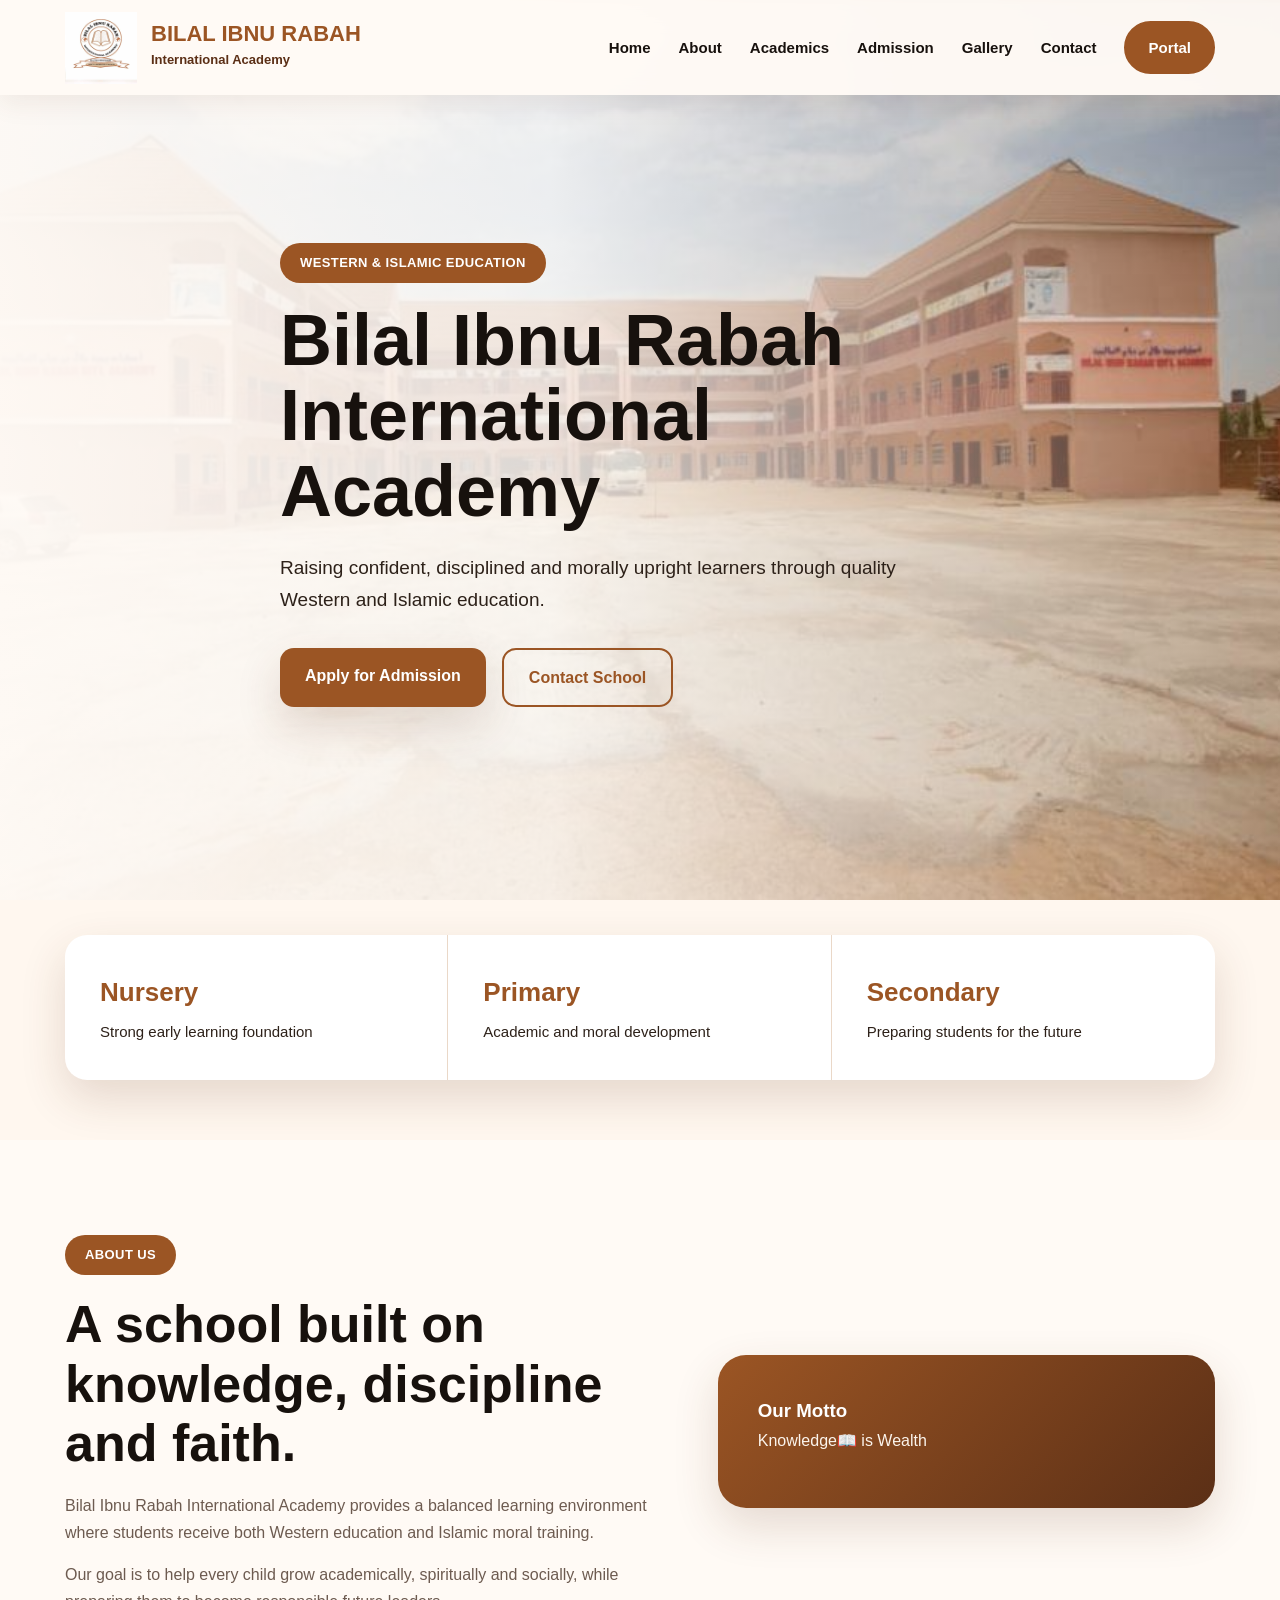
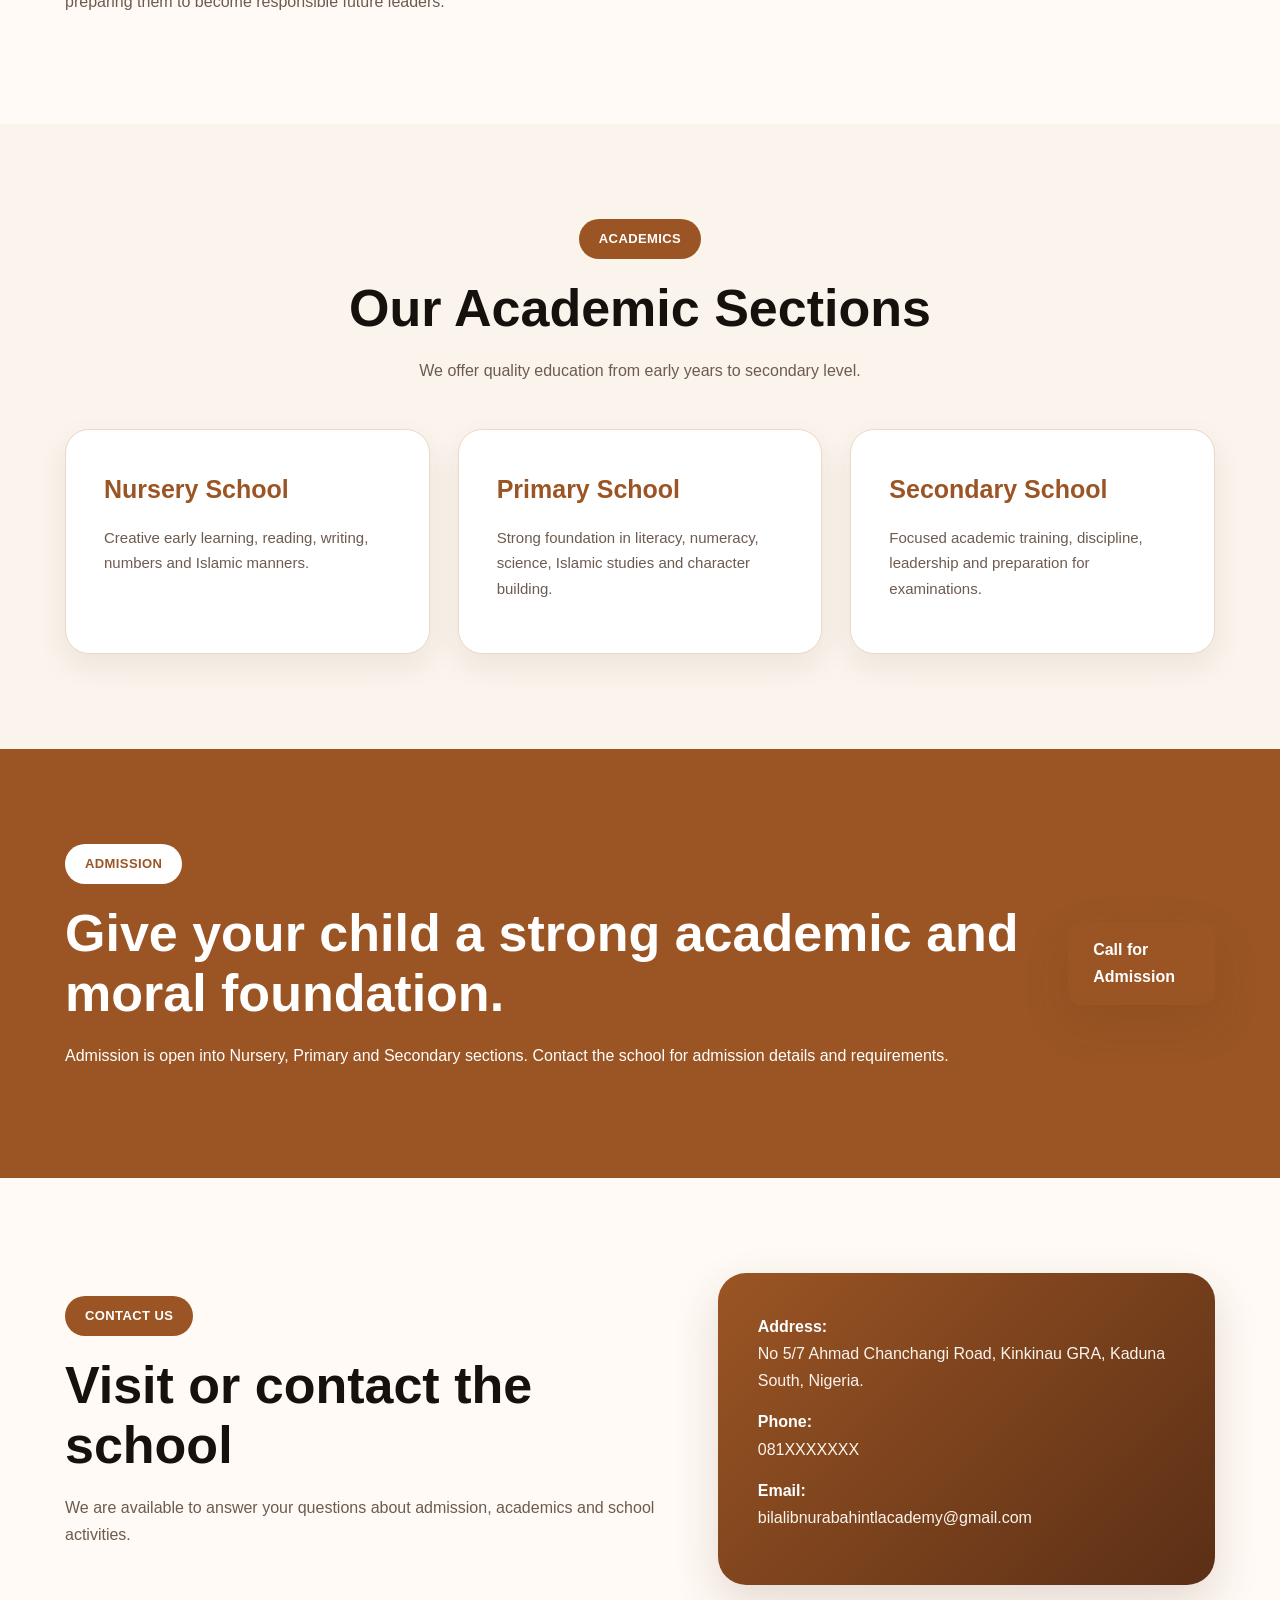
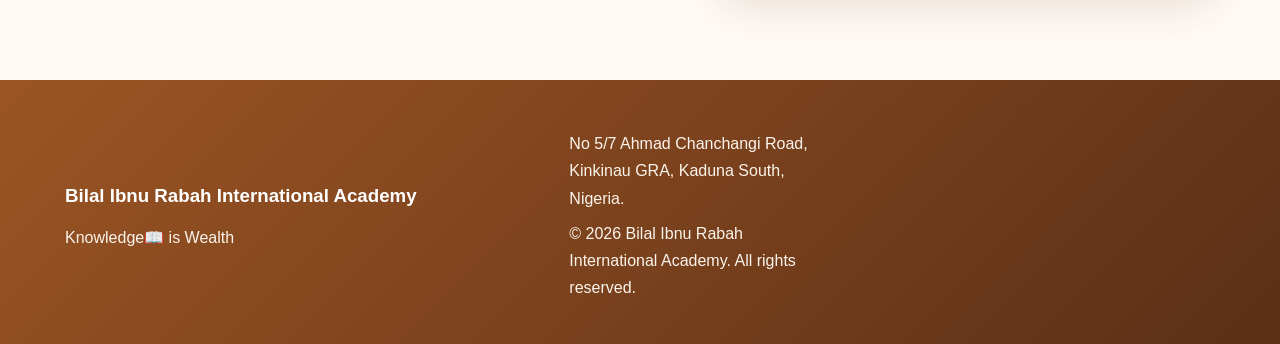
<file: index.html>
<!DOCTYPE html>
<html lang="en">
<head>
  <meta charset="UTF-8" />
  <meta name="viewport" content="width=device-width, initial-scale=1.0" />
  <title>Bilal Ibnu Rabah International Academy</title>
  <link rel="stylesheet" href="style.css" />
</head>
<body>

<header class="header">
  <div class="container nav">
    <a href="index.html" class="logo-box">
      <img src="bilal logo.png" alt="Bilal Ibnu Rabah International Academy Logo">
      <div>
        <h2>Bilal Ibnu Rabah</h2>
        <span>International Academy</span>
      </div>
    </a>

    <button class="menu-btn" onclick="toggleMenu()">☰</button>

    <nav class="nav-links" id="navLinks">
  <a href="index.html">Home</a>
  <a href="about.html">About</a>
  <a href="academics.html">Academics</a>
  <a href="admission.html">Admission</a>
  <a href="gallery.html">Gallery</a>
  <a href="contact.html">Contact</a>
  <a href="portal.html" class="portal-btn">Portal</a>
</nav>
  </div>
</header>

<section class="hero">
  <div class="hero-overlay"></div>
  <div class="container hero-content">
    <span class="tag">Western & Islamic Education</span>
    <h1>Bilal Ibnu Rabah International Academy</h1>
    <p>
      Raising confident, disciplined and morally upright learners through quality
      Western and Islamic education.
    </p>

    <div class="hero-buttons">
      <a href="#admission" class="btn primary">Apply for Admission</a>
      <a href="#contact" class="btn secondary">Contact School</a>
    </div>
  </div>
</section>

<section class="stats">
  <div class="container stats-grid">
    <div>
      <h3>Nursery</h3>
      <p>Strong early learning foundation</p>
    </div>
    <div>
      <h3>Primary</h3>
      <p>Academic and moral development</p>
    </div>
    <div>
      <h3>Secondary</h3>
      <p>Preparing students for the future</p>
    </div>
  </div>
</section>

<section class="section" id="about">
  <div class="container about-grid">
    <div>
      <span class="section-tag">About Us</span>
      <h2>A school built on knowledge, discipline and faith.</h2>
      <p>
        Bilal Ibnu Rabah International Academy provides a balanced learning
        environment where students receive both Western education and Islamic
        moral training.
      </p>
      <p>
        Our goal is to help every child grow academically, spiritually and socially,
        while preparing them to become responsible future leaders.
      </p>
    </div>

    <div class="about-card">
      <h3>Our Motto</h3>
      <p>Knowledge📖 is Wealth</p>
    </div>
  </div>
</section>

<section class="section light" id="academics">
  <div class="container">
    <div class="center">
      <span class="section-tag">Academics</span>
      <h2>Our Academic Sections</h2>
      <p>We offer quality education from early years to secondary level.</p>
    </div>

    <div class="cards">
      <div class="card">
        <h3>Nursery School</h3>
        <p>Creative early learning, reading, writing, numbers and Islamic manners.</p>
      </div>

      <div class="card">
        <h3>Primary School</h3>
        <p>Strong foundation in literacy, numeracy, science, Islamic studies and character building.</p>
      </div>

      <div class="card">
        <h3>Secondary School</h3>
        <p>Focused academic training, discipline, leadership and preparation for examinations.</p>
      </div>
    </div>
  </div>
</section>

<section class="section admission" id="admission">
  <div class="container admission-box">
    <div>
      <span class="section-tag">Admission</span>
      <h2>Give your child a strong academic and moral foundation.</h2>
      <p>
        Admission is open into Nursery, Primary and Secondary sections.
        Contact the school for admission details and requirements.
      </p>
    </div>

    <a href="tel:081XXXXXXX" class="btn primary">Call for Admission</a>
  </div>
</section>

<section class="section" id="contact">
  <div class="container contact-grid">
    <div>
      <span class="section-tag">Contact Us</span>
      <h2>Visit or contact the school</h2>
      <p>We are available to answer your questions about admission, academics and school activities.</p>
    </div>

    <div class="contact-card">
      <p><strong>Address:</strong><br>No 5/7 Ahmad Chanchangi Road, Kinkinau GRA, Kaduna South, Nigeria.</p>
      <p><strong>Phone:</strong><br>081XXXXXXX</p>
      <p><strong>Email:</strong><br>bilalibnurabahintlacademy@gmail.com</p>
    </div>
  </div>
</section>

<footer class="footer">
  <div class="container footer-grid">
    <div>
      <h3>Bilal Ibnu Rabah International Academy</h3>
      <p>Knowledge📖 is Wealth</p>
    </div>

    <div>
      <p>No 5/7 Ahmad Chanchangi Road, Kinkinau GRA, Kaduna South, Nigeria.</p>
      <p>© 2026 Bilal Ibnu Rabah International Academy. All rights reserved.</p>
    </div>
  </div>
</footer>

<script>
  function toggleMenu() {
    document.getElementById("navLinks").classList.toggle("show");
  }
</script>

</body>
</html>
</file>
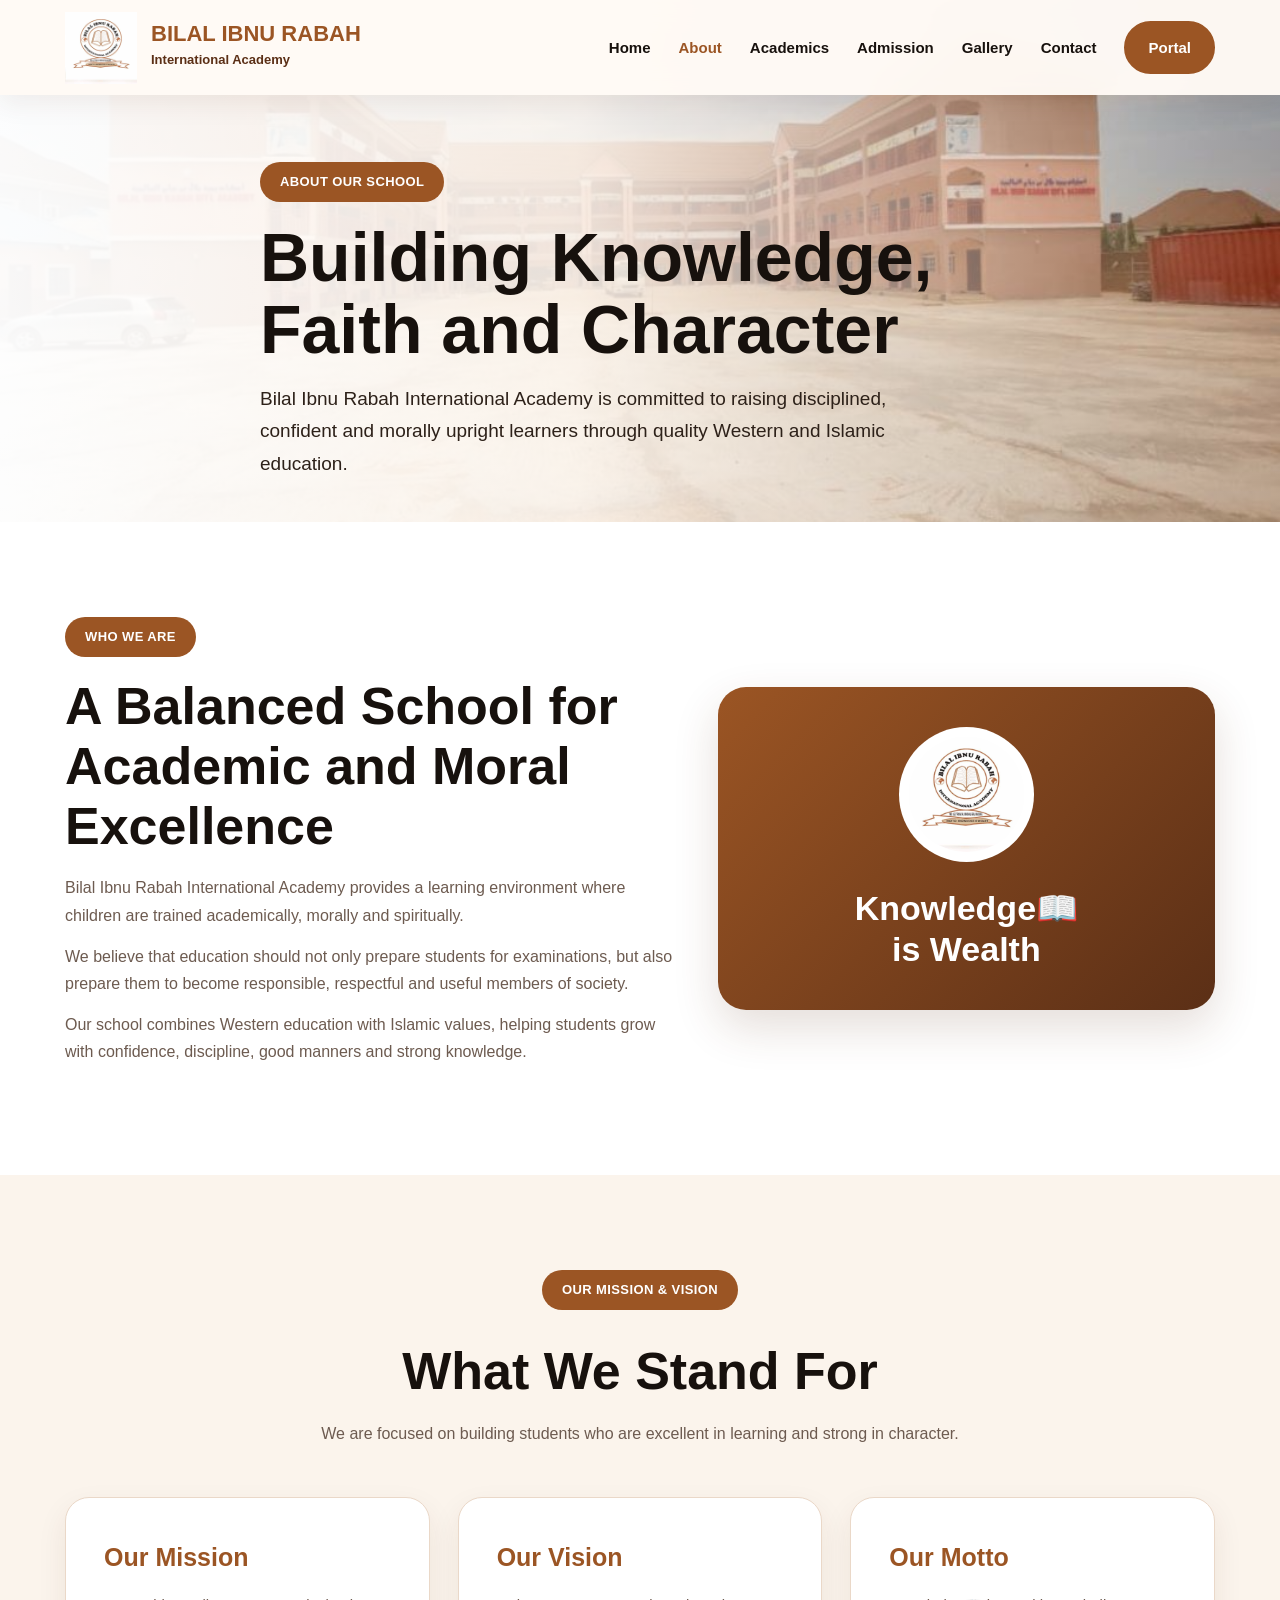
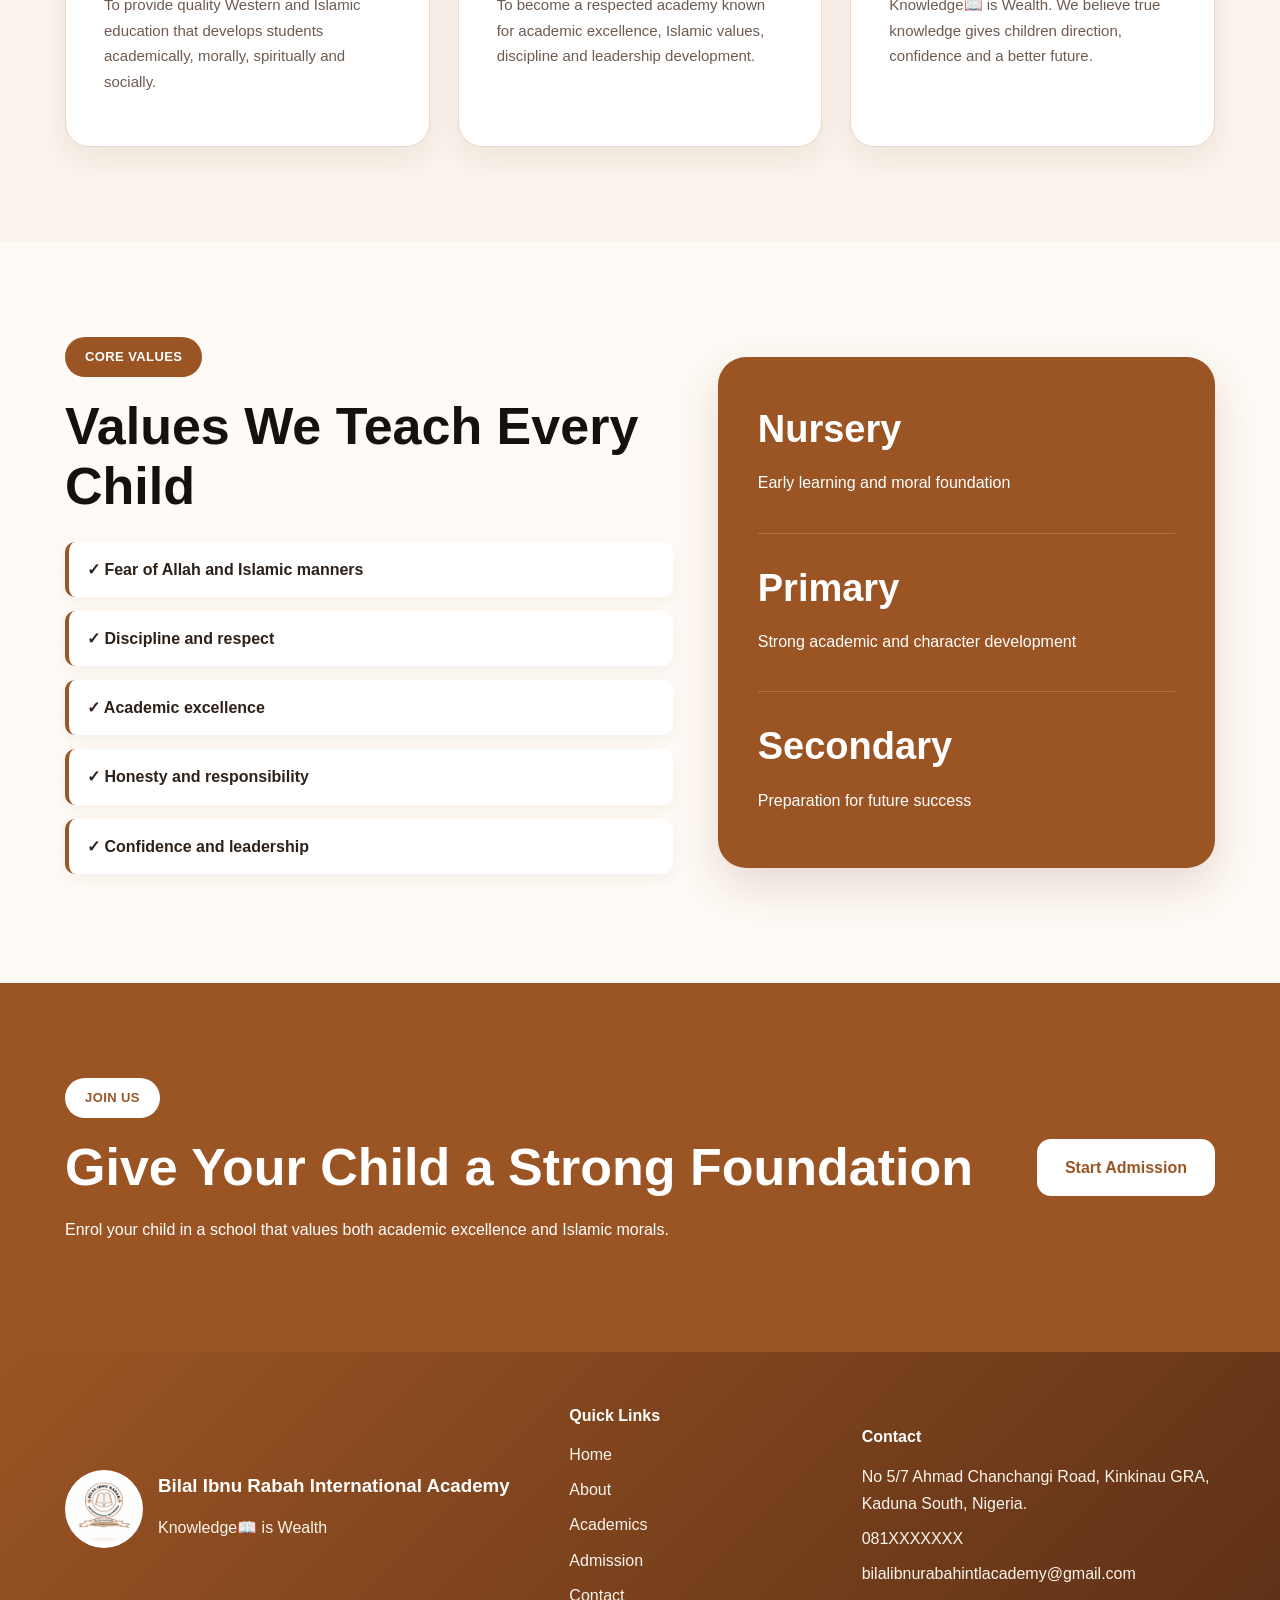
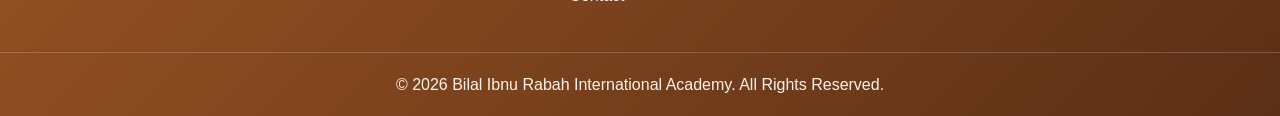
<file: about.html>
<!DOCTYPE html>
<html lang="en">
<head>
  <meta charset="UTF-8" />
  <meta name="viewport" content="width=device-width, initial-scale=1.0" />
  <title>About Us | Bilal Ibnu Rabah International Academy</title>
  <link rel="stylesheet" href="style.css" />
</head>
<body>

<header class="header">
  <div class="container nav">
    <a href="index.html" class="logo">
      <img src="bilal logo.png" alt="Bilal Ibnu Rabah Logo">
      <div>
        <h2>Bilal Ibnu Rabah</h2>
        <span>International Academy</span>
      </div>
    </a>

    <button class="menu-btn" id="menuBtn">☰</button>

    <nav class="nav-links" id="navLinks">
      <a href="index.html">Home</a>
      <a href="about.html" class="active">About</a>
      <a href="academics.html">Academics</a>
      <a href="admission.html">Admission</a>
      <a href="gallery.html">Gallery</a>
      <a href="contact.html">Contact</a>
      <a href="portal.html" class="portal-btn">Portal</a>
    </nav>
  </div>
</header>

<section class="page-hero">
  <div class="page-hero-overlay"></div>
  <div class="container page-hero-content">
    <span class="section-tag">About Our School</span>
    <h1>Building Knowledge, Faith and Character</h1>
    <p>
      Bilal Ibnu Rabah International Academy is committed to raising disciplined,
      confident and morally upright learners through quality Western and Islamic education.
    </p>
  </div>
</section>

<section class="section about-page">
  <div class="container about-grid">
    <div>
      <span class="section-tag">Who We Are</span>
      <h2>A Balanced School for Academic and Moral Excellence</h2>
      <p>
        Bilal Ibnu Rabah International Academy provides a learning environment where children
        are trained academically, morally and spiritually.
      </p>
      <p>
        We believe that education should not only prepare students for examinations, but also
        prepare them to become responsible, respectful and useful members of society.
      </p>
      <p>
        Our school combines Western education with Islamic values, helping students grow with
        confidence, discipline, good manners and strong knowledge.
      </p>
    </div>

    <div class="motto-card">
      <img src="bilal logo.png" alt="Bilal Ibnu Rabah Logo">
      <h3>Knowledge📖<br>is Wealth</h3>
    </div>
  </div>
</section>

<section class="section light">
  <div class="container">
    <div class="section-heading">
      <span class="section-tag">Our Mission & Vision</span>
      <h2>What We Stand For</h2>
      <p>We are focused on building students who are excellent in learning and strong in character.</p>
    </div>

    <div class="cards">
      <div class="card">
        <h3>Our Mission</h3>
        <p>
          To provide quality Western and Islamic education that develops students academically,
          morally, spiritually and socially.
        </p>
      </div>

      <div class="card">
        <h3>Our Vision</h3>
        <p>
          To become a respected academy known for academic excellence, Islamic values,
          discipline and leadership development.
        </p>
      </div>

      <div class="card">
        <h3>Our Motto</h3>
        <p>
          Knowledge📖 is Wealth. We believe true knowledge gives children direction,
          confidence and a better future.
        </p>
      </div>
    </div>
  </div>
</section>

<section class="section why">
  <div class="container why-grid">
    <div>
      <span class="section-tag">Core Values</span>
      <h2>Values We Teach Every Child</h2>

      <div class="features">
        <p>✓ Fear of Allah and Islamic manners</p>
        <p>✓ Discipline and respect</p>
        <p>✓ Academic excellence</p>
        <p>✓ Honesty and responsibility</p>
        <p>✓ Confidence and leadership</p>
      </div>
    </div>

    <div class="stats-card">
      <div>
        <h3>Nursery</h3>
        <p>Early learning and moral foundation</p>
      </div>
      <div>
        <h3>Primary</h3>
        <p>Strong academic and character development</p>
      </div>
      <div>
        <h3>Secondary</h3>
        <p>Preparation for future success</p>
      </div>
    </div>
  </div>
</section>

<section class="section admission">
  <div class="container admission-box">
    <div>
      <span class="section-tag light-tag">Join Us</span>
      <h2>Give Your Child a Strong Foundation</h2>
      <p>
        Enrol your child in a school that values both academic excellence and Islamic morals.
      </p>
    </div>

    <a href="admission.html" class="btn white-btn">Start Admission</a>
  </div>
</section>

<footer class="footer">
  <div class="container footer-grid">
    <div class="footer-brand">
      <img src="bilal logo.png" alt="Bilal Ibnu Rabah Logo">
      <div>
        <h3>Bilal Ibnu Rabah International Academy</h3>
        <p>Knowledge📖 is Wealth</p>
      </div>
    </div>

    <div>
      <h4>Quick Links</h4>
      <a href="index.html">Home</a>
      <a href="about.html">About</a>
      <a href="academics.html">Academics</a>
      <a href="admission.html">Admission</a>
      <a href="contact.html">Contact</a>
    </div>

    <div>
      <h4>Contact</h4>
      <p>No 5/7 Ahmad Chanchangi Road, Kinkinau GRA, Kaduna South, Nigeria.</p>
      <p>081XXXXXXX</p>
      <p>bilalibnurabahintlacademy@gmail.com</p>
    </div>
  </div>

  <div class="copyright">
    © 2026 Bilal Ibnu Rabah International Academy. All Rights Reserved.
  </div>
</footer>

<script>
  const menuBtn = document.getElementById("menuBtn");
  const navLinks = document.getElementById("navLinks");

  menuBtn.addEventListener("click", () => {
    navLinks.classList.toggle("show");
  });

  document.querySelectorAll(".nav-links a").forEach(link => {
    link.addEventListener("click", () => {
      navLinks.classList.remove("show");
    });
  });
</script>

</body>
</html>
</file>
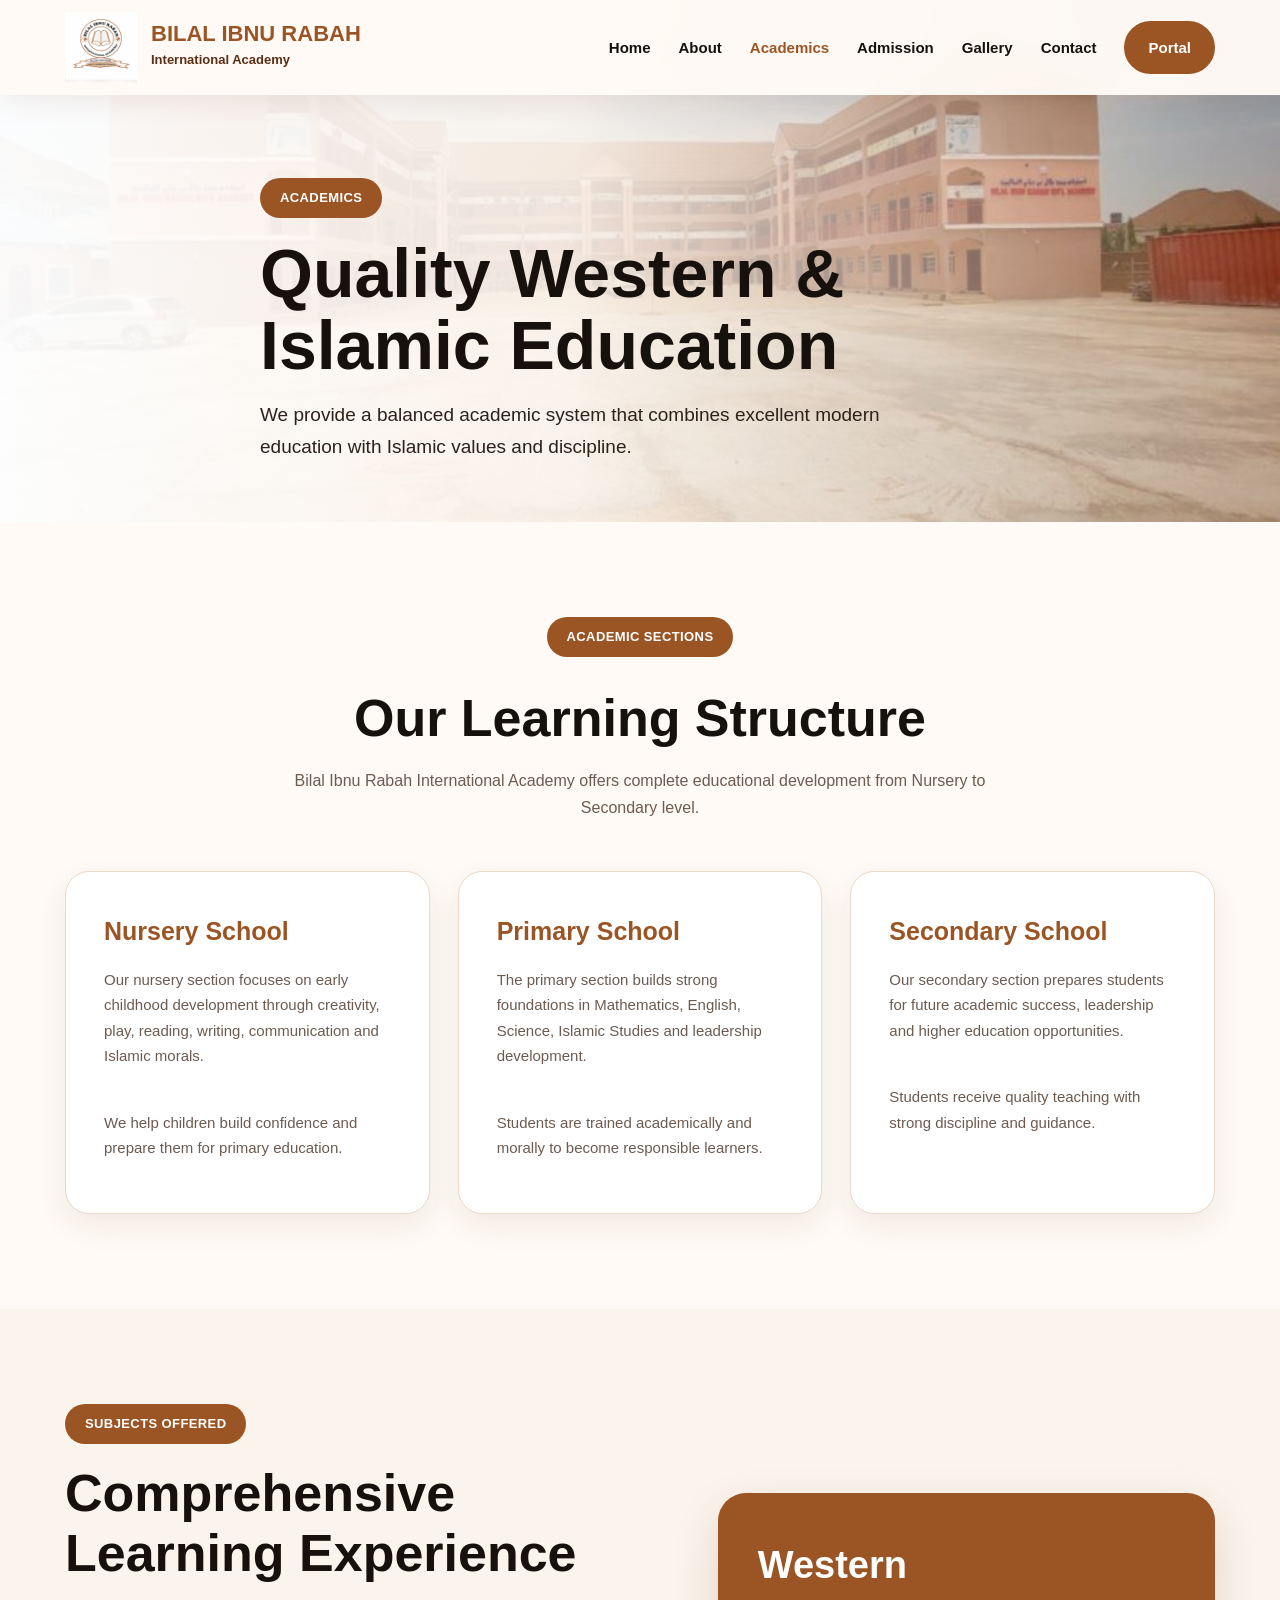
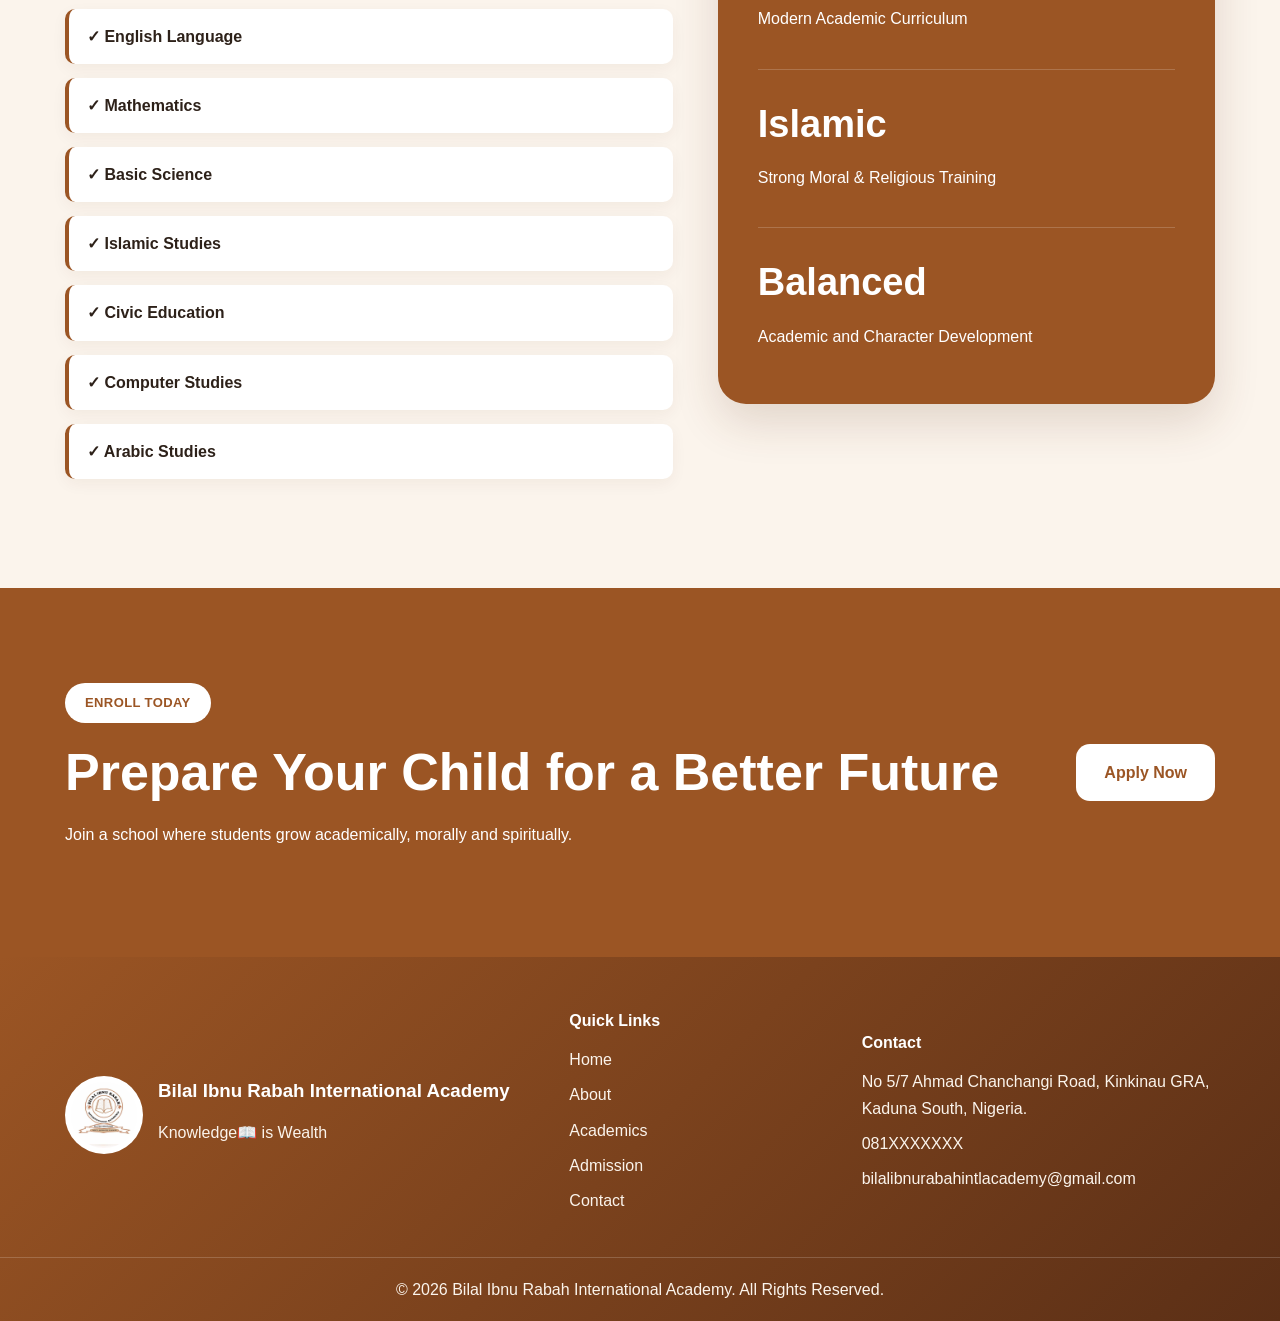
<file: academics.html>
<!DOCTYPE html>
<html lang="en">
<head>
  <meta charset="UTF-8" />
  <meta name="viewport" content="width=device-width, initial-scale=1.0"/>
  <title>Academics | Bilal Ibnu Rabah International Academy</title>
  <link rel="stylesheet" href="style.css"/>
</head>
<body>

<header class="header">
  <div class="container nav">

    <a href="index.html" class="logo">
      <img src="bilal logo.png" alt="School Logo">

      <div>
        <h2>Bilal Ibnu Rabah</h2>
        <span>International Academy</span>
      </div>
    </a>

    <button class="menu-btn" id="menuBtn">☰</button>

    <nav class="nav-links" id="navLinks">
      <a href="index.html">Home</a>
      <a href="about.html">About</a>
      <a href="academics.html" class="active">Academics</a>
      <a href="admission.html">Admission</a>
      <a href="gallery.html">Gallery</a>
      <a href="contact.html">Contact</a>
      <a href="portal.html" class="portal-btn">Portal</a>
    </nav>

  </div>
</header>

<section class="page-hero">
  <div class="page-hero-overlay"></div>

  <div class="container page-hero-content">
    <span class="section-tag">Academics</span>

    <h1>Quality Western & Islamic Education</h1>

    <p>
      We provide a balanced academic system that combines excellent modern education
      with Islamic values and discipline.
    </p>
  </div>
</section>

<section class="section">
  <div class="container">

    <div class="section-heading">
      <span class="section-tag">Academic Sections</span>

      <h2>Our Learning Structure</h2>

      <p>
        Bilal Ibnu Rabah International Academy offers complete educational
        development from Nursery to Secondary level.
      </p>
    </div>

    <div class="cards">

      <div class="card">
        <h3>Nursery School</h3>

        <p>
          Our nursery section focuses on early childhood development through
          creativity, play, reading, writing, communication and Islamic morals.
        </p>

        <br>

        <p>
          We help children build confidence and prepare them for primary education.
        </p>
      </div>

      <div class="card">
        <h3>Primary School</h3>

        <p>
          The primary section builds strong foundations in Mathematics, English,
          Science, Islamic Studies and leadership development.
        </p>

        <br>

        <p>
          Students are trained academically and morally to become responsible learners.
        </p>
      </div>

      <div class="card">
        <h3>Secondary School</h3>

        <p>
          Our secondary section prepares students for future academic success,
          leadership and higher education opportunities.
        </p>

        <br>

        <p>
          Students receive quality teaching with strong discipline and guidance.
        </p>
      </div>

    </div>

  </div>
</section>

<section class="section light">

  <div class="container why-grid">

    <div>

      <span class="section-tag">Subjects Offered</span>

      <h2>Comprehensive Learning Experience</h2>

      <div class="features">
        <p>✓ English Language</p>
        <p>✓ Mathematics</p>
        <p>✓ Basic Science</p>
        <p>✓ Islamic Studies</p>
        <p>✓ Civic Education</p>
        <p>✓ Computer Studies</p>
        <p>✓ Arabic Studies</p>
      </div>

    </div>

    <div class="stats-card">

      <div>
        <h3>Western</h3>
        <p>Modern Academic Curriculum</p>
      </div>

      <div>
        <h3>Islamic</h3>
        <p>Strong Moral & Religious Training</p>
      </div>

      <div>
        <h3>Balanced</h3>
        <p>Academic and Character Development</p>
      </div>

    </div>

  </div>

</section>

<section class="section admission">

  <div class="container admission-box">

    <div>
      <span class="section-tag light-tag">Enroll Today</span>

      <h2>Prepare Your Child for a Better Future</h2>

      <p>
        Join a school where students grow academically, morally and spiritually.
      </p>
    </div>

    <a href="admission.html" class="btn white-btn">
      Apply Now
    </a>

  </div>

</section>

<footer class="footer">

  <div class="container footer-grid">

    <div class="footer-brand">

      <img src="bilal logo.png" alt="Logo">

      <div>
        <h3>Bilal Ibnu Rabah International Academy</h3>
        <p>Knowledge📖 is Wealth</p>
      </div>

    </div>

    <div>
      <h4>Quick Links</h4>

      <a href="index.html">Home</a>
      <a href="about.html">About</a>
      <a href="academics.html">Academics</a>
      <a href="admission.html">Admission</a>
      <a href="contact.html">Contact</a>
    </div>

    <div>
      <h4>Contact</h4>

      <p>No 5/7 Ahmad Chanchangi Road, Kinkinau GRA, Kaduna South, Nigeria.</p>

      <p>081XXXXXXX</p>

      <p>bilalibnurabahintlacademy@gmail.com</p>
    </div>

  </div>

  <div class="copyright">
    © 2026 Bilal Ibnu Rabah International Academy. All Rights Reserved.
  </div>

</footer>

<script>
const menuBtn = document.getElementById("menuBtn");
const navLinks = document.getElementById("navLinks");

menuBtn.addEventListener("click", () => {
  navLinks.classList.toggle("show");
});
</script>

</body>
</html>
</file>
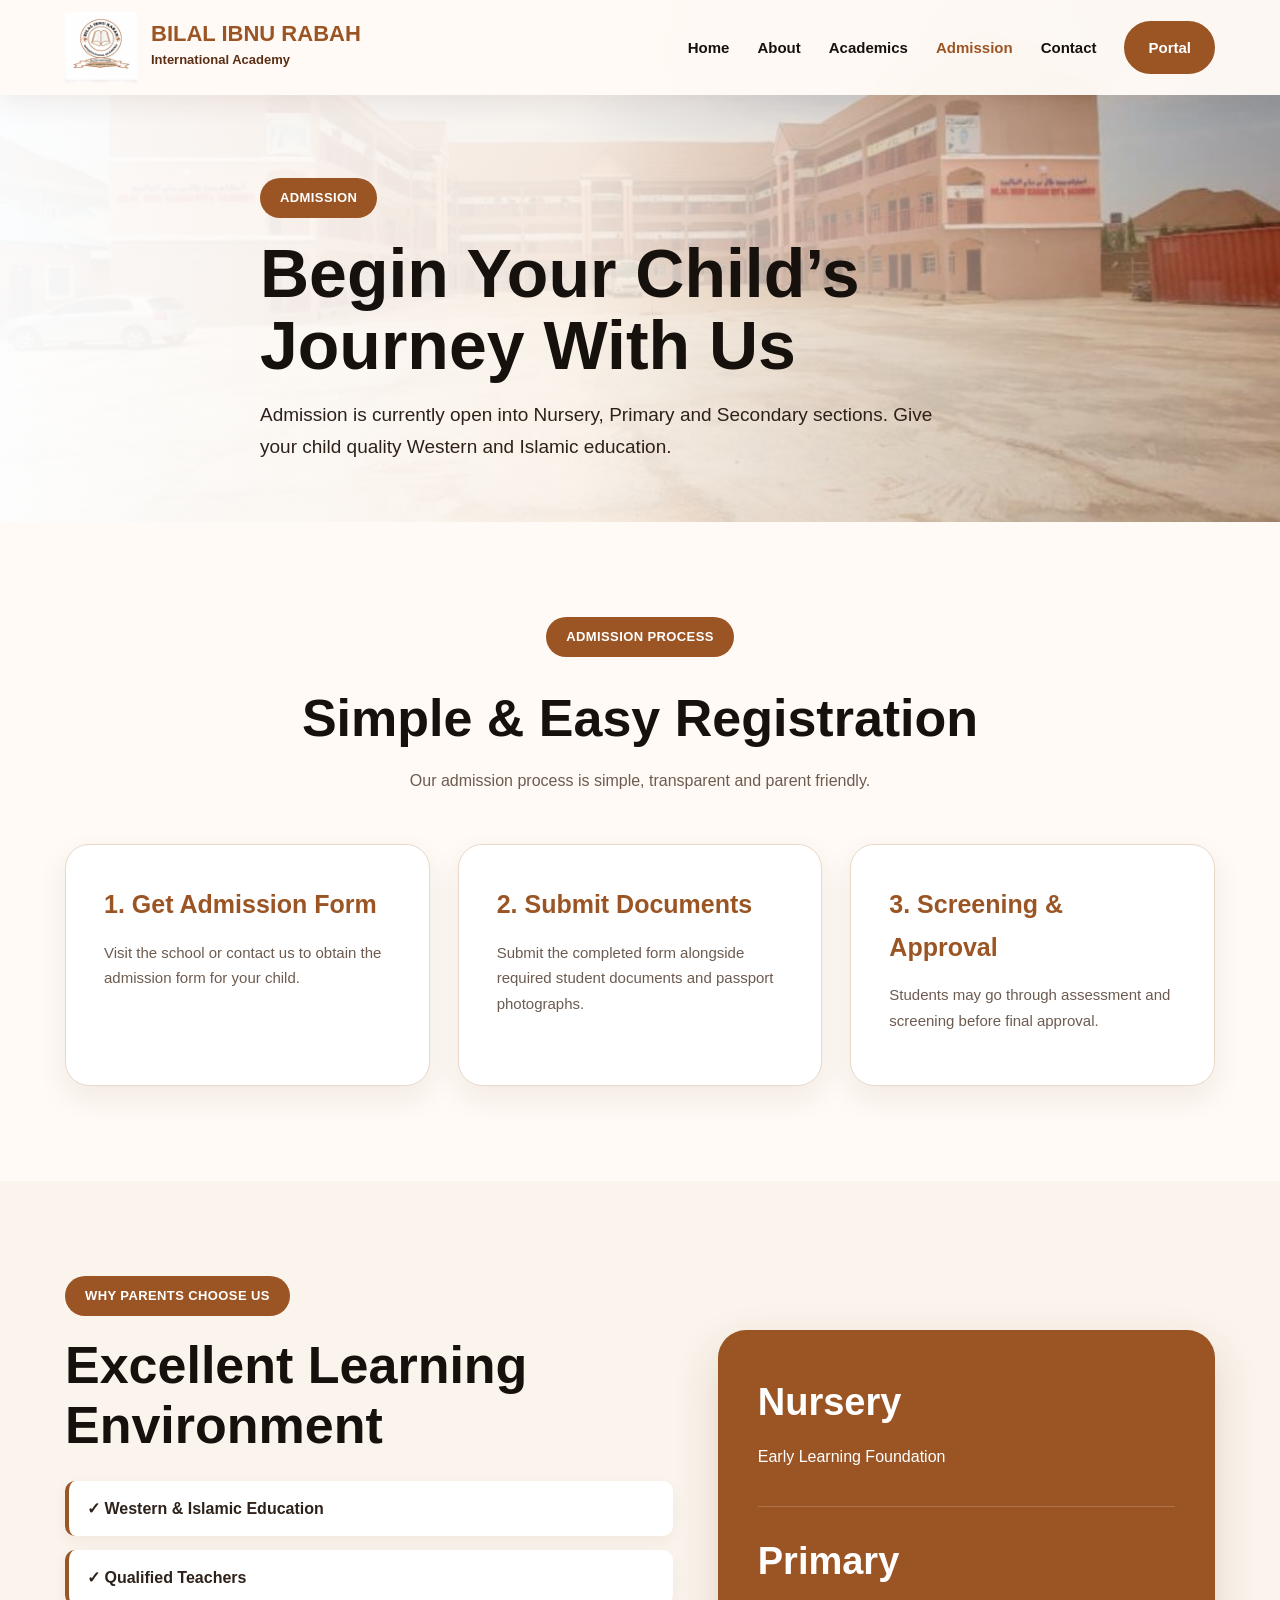
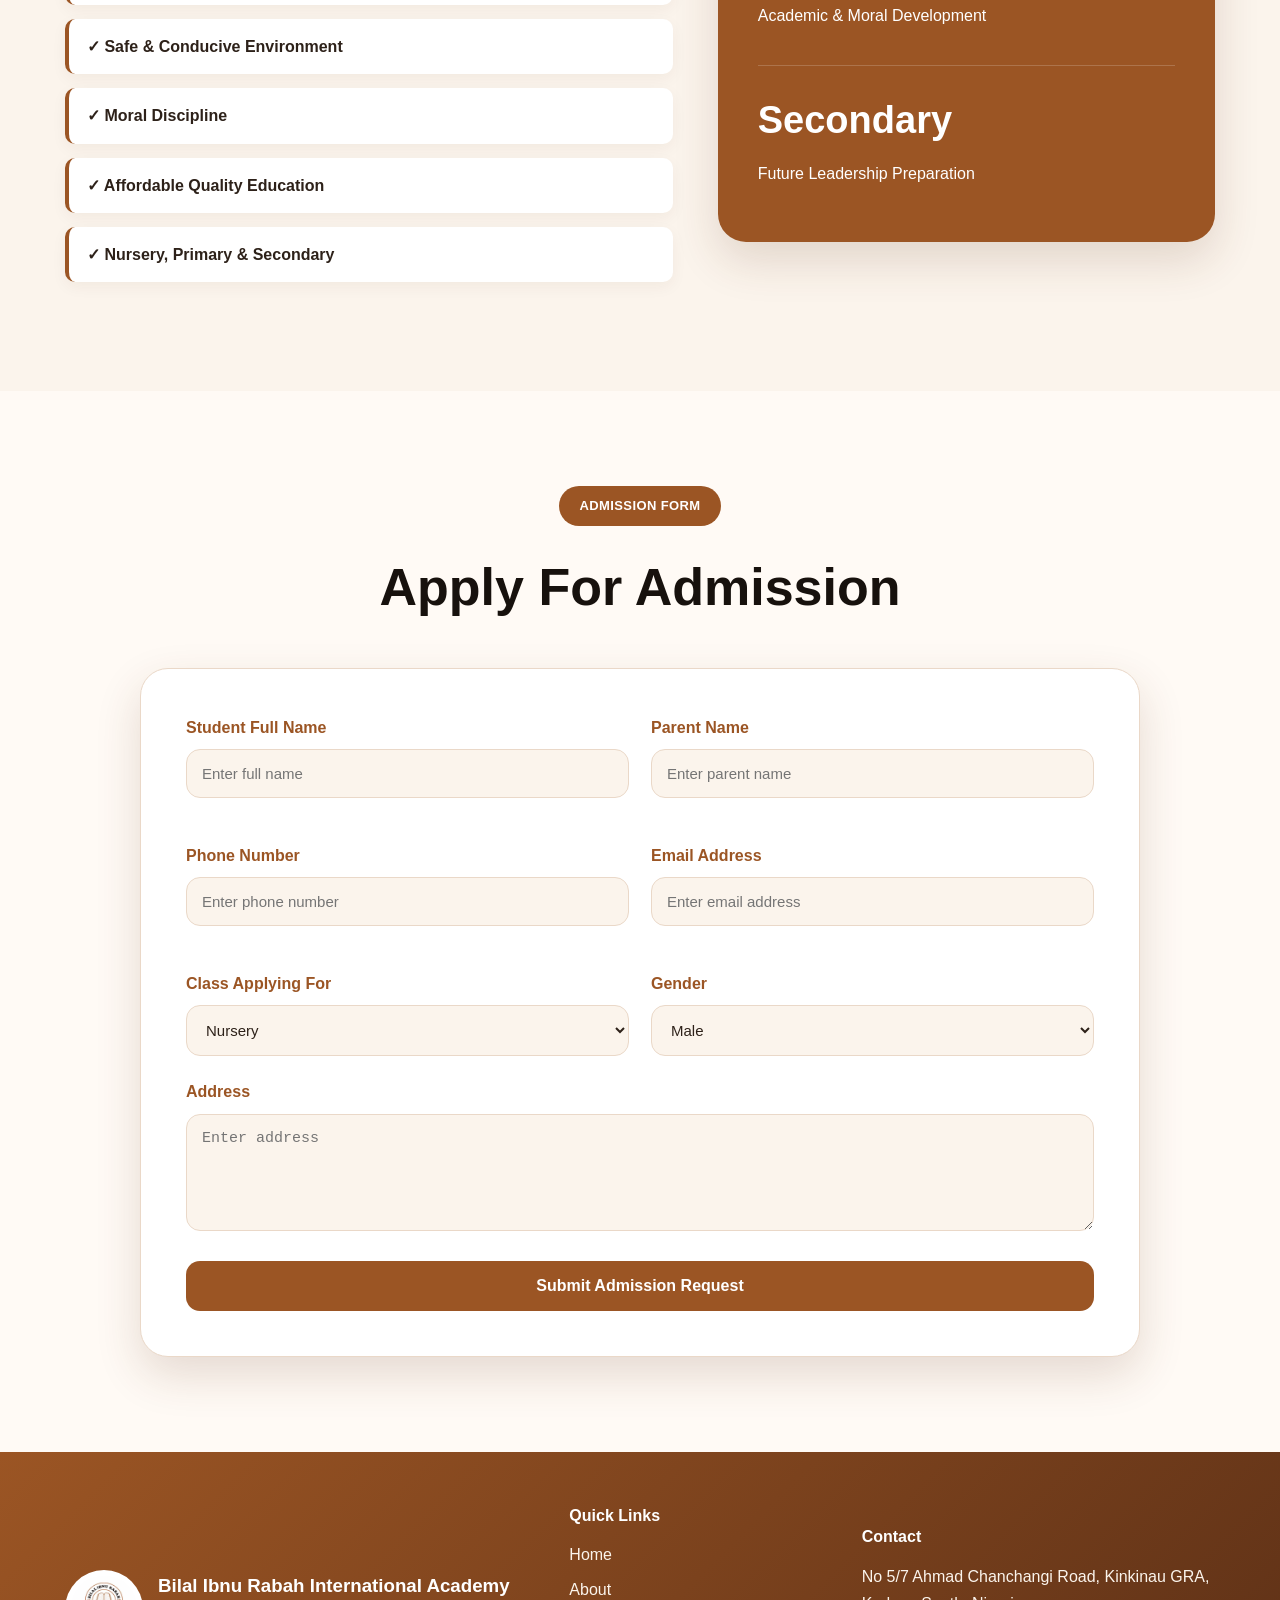
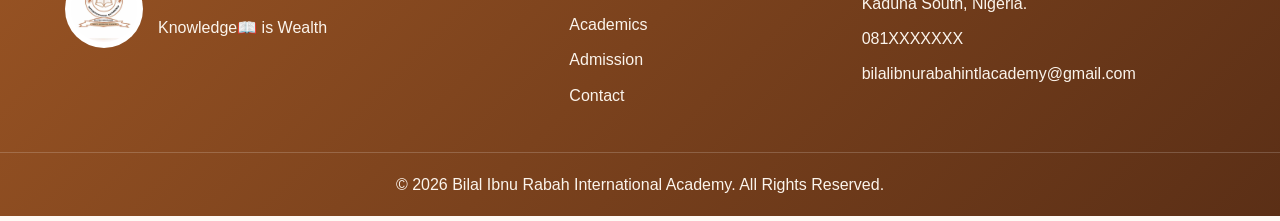
<file: addmission.html>
<!DOCTYPE html>
<html lang="en">
<head>
  <meta charset="UTF-8" />
  <meta name="viewport" content="width=device-width, initial-scale=1.0"/>
  <title>Admission | Bilal Ibnu Rabah International Academy</title>
  <link rel="stylesheet" href="style.css"/>
</head>
<body>

<header class="header">
  <div class="container nav">

    <a href="index.html" class="logo">
      <img src="bilal logo.png" alt="School Logo">

      <div>
        <h2>Bilal Ibnu Rabah</h2>
        <span>International Academy</span>
      </div>
    </a>

    <button class="menu-btn" id="menuBtn">☰</button>

    <nav class="nav-links" id="navLinks">
      <a href="index.html">Home</a>
      <a href="about.html">About</a>
      <a href="academics.html">Academics</a>
      <a href="admission.html" class="active">Admission</a>
      <a href="contact.html">Contact</a>
      <a href="portal.html" class="portal-btn">Portal</a>
    </nav>

  </div>
</header>

<section class="page-hero">
  <div class="page-hero-overlay"></div>

  <div class="container page-hero-content">

    <span class="section-tag">Admission</span>

    <h1>Begin Your Child’s Journey With Us</h1>

    <p>
      Admission is currently open into Nursery, Primary and Secondary sections.
      Give your child quality Western and Islamic education.
    </p>

  </div>
</section>

<section class="section">

  <div class="container">

    <div class="section-heading">

      <span class="section-tag">Admission Process</span>

      <h2>Simple & Easy Registration</h2>

      <p>
        Our admission process is simple, transparent and parent friendly.
      </p>

    </div>

    <div class="cards">

      <div class="card">

        <h3>1. Get Admission Form</h3>

        <p>
          Visit the school or contact us to obtain the admission form
          for your child.
        </p>

      </div>

      <div class="card">

        <h3>2. Submit Documents</h3>

        <p>
          Submit the completed form alongside required student documents
          and passport photographs.
        </p>

      </div>

      <div class="card">

        <h3>3. Screening & Approval</h3>

        <p>
          Students may go through assessment and screening before final approval.
        </p>

      </div>

    </div>

  </div>

</section>

<section class="section light">

  <div class="container why-grid">

    <div>

      <span class="section-tag">Why Parents Choose Us</span>

      <h2>Excellent Learning Environment</h2>

      <div class="features">
        <p>✓ Western & Islamic Education</p>
        <p>✓ Qualified Teachers</p>
        <p>✓ Safe & Conducive Environment</p>
        <p>✓ Moral Discipline</p>
        <p>✓ Affordable Quality Education</p>
        <p>✓ Nursery, Primary & Secondary</p>
      </div>

    </div>

    <div class="stats-card">

      <div>
        <h3>Nursery</h3>
        <p>Early Learning Foundation</p>
      </div>

      <div>
        <h3>Primary</h3>
        <p>Academic & Moral Development</p>
      </div>

      <div>
        <h3>Secondary</h3>
        <p>Future Leadership Preparation</p>
      </div>

    </div>

  </div>

</section>

<section class="section">

  <div class="container">

    <div class="section-heading">

      <span class="section-tag">Admission Form</span>

      <h2>Apply For Admission</h2>

    </div>

    <div class="admission-form">

      <form>

        <div class="form-grid">

          <div class="input-box">
            <label>Student Full Name</label>
            <input type="text" placeholder="Enter full name">
          </div>

          <div class="input-box">
            <label>Parent Name</label>
            <input type="text" placeholder="Enter parent name">
          </div>

          <div class="input-box">
            <label>Phone Number</label>
            <input type="tel" placeholder="Enter phone number">
          </div>

          <div class="input-box">
            <label>Email Address</label>
            <input type="email" placeholder="Enter email address">
          </div>

          <div class="input-box">
            <label>Class Applying For</label>

            <select>
              <option>Nursery</option>
              <option>Primary</option>
              <option>Secondary</option>
            </select>
          </div>

          <div class="input-box">
            <label>Gender</label>

            <select>
              <option>Male</option>
              <option>Female</option>
            </select>
          </div>

        </div>

        <div class="input-box">
          <label>Address</label>
          <textarea rows="5" placeholder="Enter address"></textarea>
        </div>

        <button type="submit" class="submit-btn">
          Submit Admission Request
        </button>

      </form>

    </div>

  </div>

</section>

<footer class="footer">

  <div class="container footer-grid">

    <div class="footer-brand">

      <img src="bilal logo.png" alt="Logo">

      <div>
        <h3>Bilal Ibnu Rabah International Academy</h3>
        <p>Knowledge📖 is Wealth</p>
      </div>

    </div>

    <div>
      <h4>Quick Links</h4>

      <a href="index.html">Home</a>
      <a href="about.html">About</a>
      <a href="academics.html">Academics</a>
      <a href="admission.html">Admission</a>
      <a href="contact.html">Contact</a>
    </div>

    <div>
      <h4>Contact</h4>

      <p>No 5/7 Ahmad Chanchangi Road, Kinkinau GRA, Kaduna South, Nigeria.</p>

      <p>081XXXXXXX</p>

      <p>bilalibnurabahintlacademy@gmail.com</p>
    </div>

  </div>

  <div class="copyright">
    © 2026 Bilal Ibnu Rabah International Academy. All Rights Reserved.
  </div>

</footer>

<script>
const menuBtn = document.getElementById("menuBtn");
const navLinks = document.getElementById("navLinks");

menuBtn.addEventListener("click", () => {
  navLinks.classList.toggle("show");
});
</script>

</body>
</html>
</file>
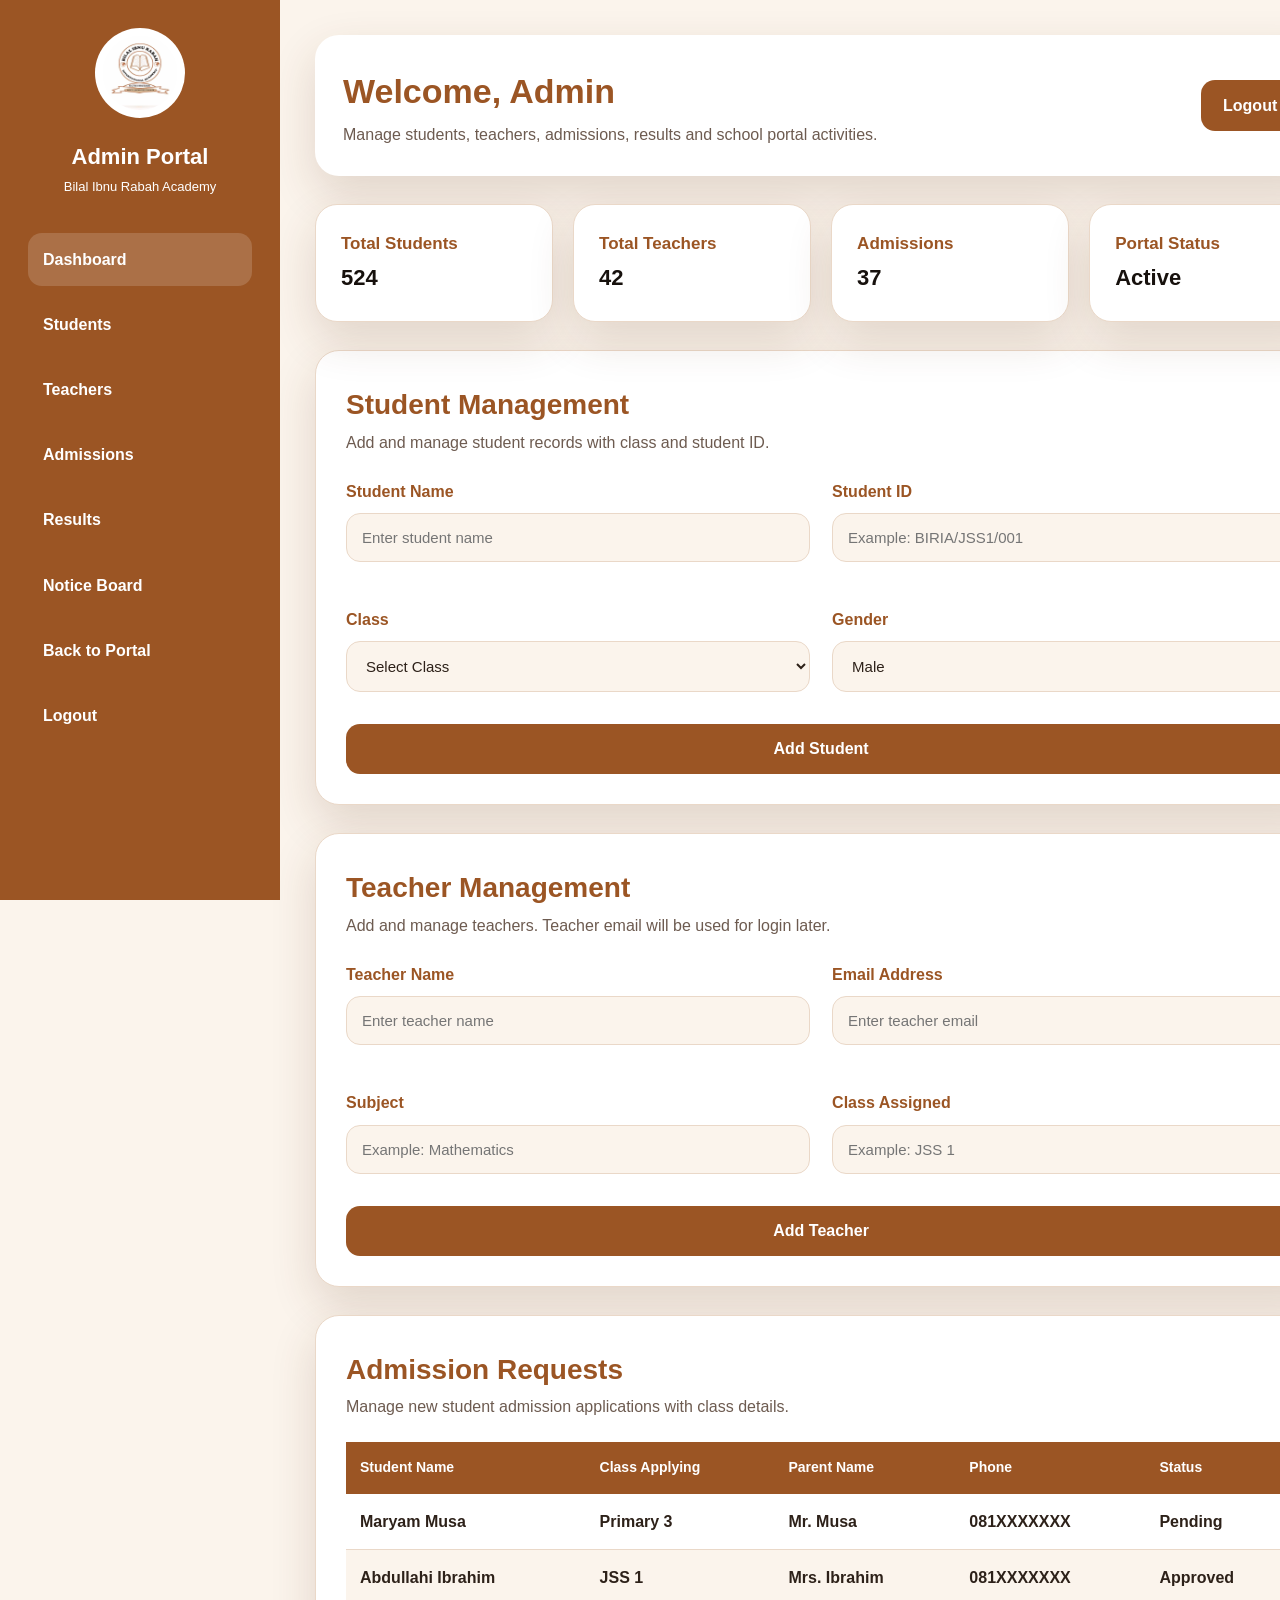
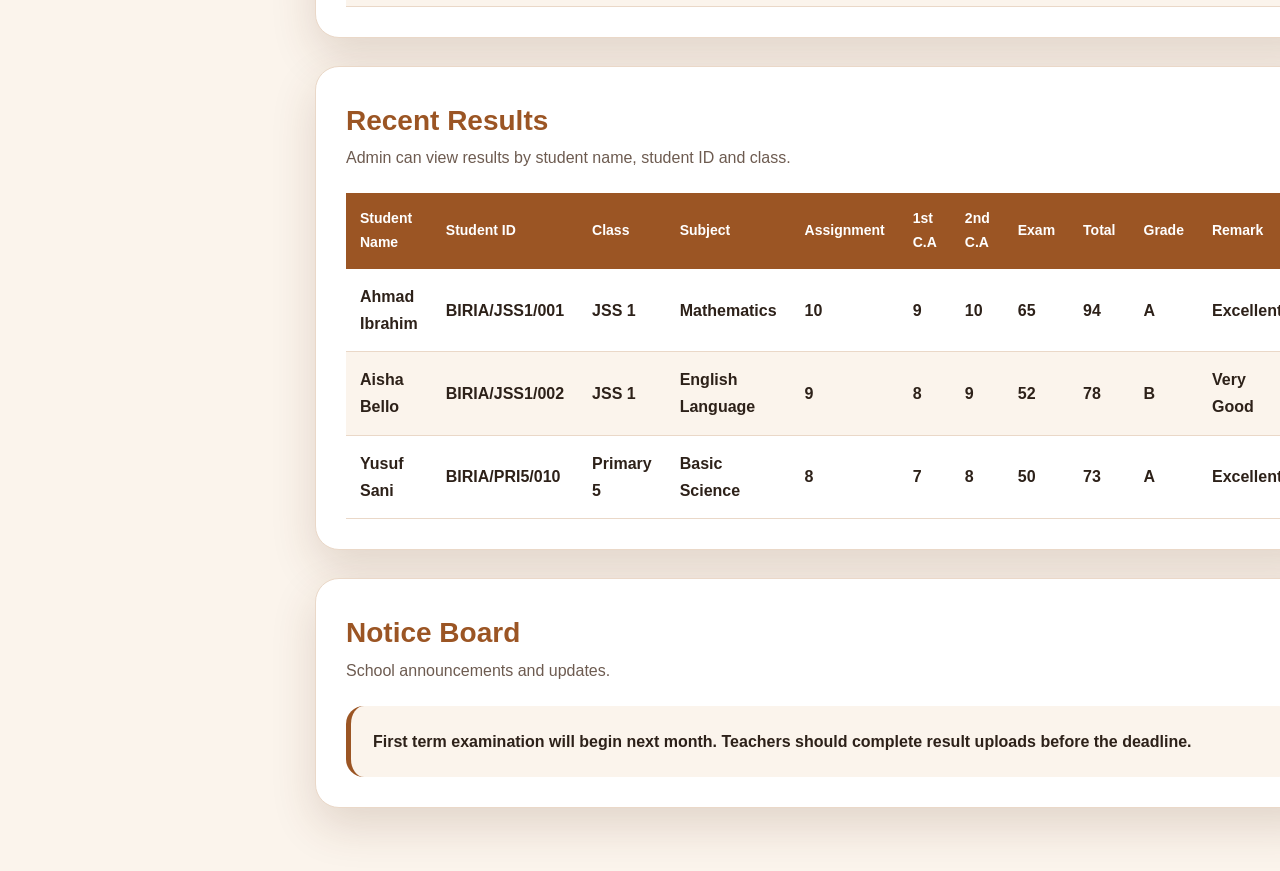
<file: admin-dashboard.html>
<!DOCTYPE html>
<html lang="en">
<head>
  <meta charset="UTF-8">
  <meta name="viewport" content="width=device-width, initial-scale=1.0">
  <title>Admin Dashboard | Bilal Ibnu Rabah International Academy</title>
  <link rel="stylesheet" href="style.css">
</head>
<body>

<section class="dashboard-layout">

  <aside class="dashboard-sidebar">
    <div class="dash-logo">
      <img src="bilal logo.png" alt="Logo">
      <h3>Admin Portal</h3>
      <p>Bilal Ibnu Rabah Academy</p>
    </div>

    <nav class="dash-menu">
      <a href="admin-dashboard.html" class="active">Dashboard</a>
      <a href="#students">Students</a>
      <a href="#teachers">Teachers</a>
      <a href="#admission">Admissions</a>
      <a href="#results">Results</a>
      <a href="#notice">Notice Board</a>
      <a href="portal.html">Back to Portal</a>
      <a href="login.html">Logout</a>
    </nav>
  </aside>

  <main class="dashboard-main">

    <div class="dashboard-top">
      <div>
        <h1>Welcome, Admin</h1>
        <p>Manage students, teachers, admissions, results and school portal activities.</p>
      </div>

      <a href="login.html" class="logout-btn">Logout</a>
    </div>

    <div class="dash-cards">
      <div class="dash-card">
        <h3>Total Students</h3>
        <p>524</p>
      </div>

      <div class="dash-card">
        <h3>Total Teachers</h3>
        <p>42</p>
      </div>

      <div class="dash-card">
        <h3>Admissions</h3>
        <p>37</p>
      </div>

      <div class="dash-card">
        <h3>Portal Status</h3>
        <p>Active</p>
      </div>
    </div>

    <section class="dashboard-section" id="students">
      <div class="dash-section-title">
        <h2>Student Management</h2>
        <p>Add and manage student records with class and student ID.</p>
      </div>

      <form class="teacher-form">
        <div class="form-grid">
          <div class="input-box">
            <label>Student Name</label>
            <input type="text" placeholder="Enter student name">
          </div>

          <div class="input-box">
            <label>Student ID</label>
            <input type="text" placeholder="Example: BIRIA/JSS1/001">
          </div>

          <div class="input-box">
            <label>Class</label>
            <select>
              <option>Select Class</option>
              <option>Nursery</option>
              <option>Primary 1</option>
              <option>Primary 2</option>
              <option>Primary 3</option>
              <option>Primary 4</option>
              <option>Primary 5</option>
              <option>Primary 6</option>
              <option>JSS 1</option>
              <option>JSS 2</option>
              <option>JSS 3</option>
              <option>SS 1</option>
              <option>SS 2</option>
              <option>SS 3</option>
            </select>
          </div>

          <div class="input-box">
            <label>Gender</label>
            <select>
              <option>Male</option>
              <option>Female</option>
            </select>
          </div>
        </div>

        <button class="submit-btn">Add Student</button>
      </form>
    </section>

    <section class="dashboard-section" id="teachers">
      <div class="dash-section-title">
        <h2>Teacher Management</h2>
        <p>Add and manage teachers. Teacher email will be used for login later.</p>
      </div>

      <form class="teacher-form">
        <div class="form-grid">
          <div class="input-box">
            <label>Teacher Name</label>
            <input type="text" placeholder="Enter teacher name">
          </div>

          <div class="input-box">
            <label>Email Address</label>
            <input type="email" placeholder="Enter teacher email">
          </div>

          <div class="input-box">
            <label>Subject</label>
            <input type="text" placeholder="Example: Mathematics">
          </div>

          <div class="input-box">
            <label>Class Assigned</label>
            <input type="text" placeholder="Example: JSS 1">
          </div>
        </div>

        <button class="submit-btn">Add Teacher</button>
      </form>
    </section>

    <section class="dashboard-section" id="admission">
      <div class="dash-section-title">
        <h2>Admission Requests</h2>
        <p>Manage new student admission applications with class details.</p>
      </div>

      <div class="table-wrap">
        <table class="result-table">
          <thead>
            <tr>
              <th>Student Name</th>
              <th>Class Applying</th>
              <th>Parent Name</th>
              <th>Phone</th>
              <th>Status</th>
            </tr>
          </thead>

          <tbody>
            <tr>
              <td>Maryam Musa</td>
              <td>Primary 3</td>
              <td>Mr. Musa</td>
              <td>081XXXXXXX</td>
              <td>Pending</td>
            </tr>

            <tr>
              <td>Abdullahi Ibrahim</td>
              <td>JSS 1</td>
              <td>Mrs. Ibrahim</td>
              <td>081XXXXXXX</td>
              <td>Approved</td>
            </tr>
          </tbody>
        </table>
      </div>
    </section>

    <section class="dashboard-section" id="results">
      <div class="dash-section-title">
        <h2>Recent Results</h2>
        <p>Admin can view results by student name, student ID and class.</p>
      </div>

      <div class="table-wrap">
        <table class="result-table">
          <thead>
            <tr>
              <th>Student Name</th>
              <th>Student ID</th>
              <th>Class</th>
              <th>Subject</th>
              <th>Assignment</th>
              <th>1st C.A</th>
              <th>2nd C.A</th>
              <th>Exam</th>
              <th>Total</th>
              <th>Grade</th>
              <th>Remark</th>
            </tr>
          </thead>

          <tbody>
            <tr>
              <td>Ahmad Ibrahim</td>
              <td>BIRIA/JSS1/001</td>
              <td>JSS 1</td>
              <td>Mathematics</td>
              <td>10</td>
              <td>9</td>
              <td>10</td>
              <td>65</td>
              <td>94</td>
              <td>A</td>
              <td>Excellent</td>
            </tr>

            <tr>
              <td>Aisha Bello</td>
              <td>BIRIA/JSS1/002</td>
              <td>JSS 1</td>
              <td>English Language</td>
              <td>9</td>
              <td>8</td>
              <td>9</td>
              <td>52</td>
              <td>78</td>
              <td>B</td>
              <td>Very Good</td>
            </tr>

            <tr>
              <td>Yusuf Sani</td>
              <td>BIRIA/PRI5/010</td>
              <td>Primary 5</td>
              <td>Basic Science</td>
              <td>8</td>
              <td>7</td>
              <td>8</td>
              <td>50</td>
              <td>73</td>
              <td>A</td>
              <td>Excellent</td>
            </tr>
          </tbody>
        </table>
      </div>
    </section>

    <section class="dashboard-section" id="notice">
      <div class="dash-section-title">
        <h2>Notice Board</h2>
        <p>School announcements and updates.</p>
      </div>

      <div class="notice-box">
        <p>
          First term examination will begin next month. Teachers should complete
          result uploads before the deadline.
        </p>
      </div>
    </section>

  </main>

</section>

</body>
</html>
</file>
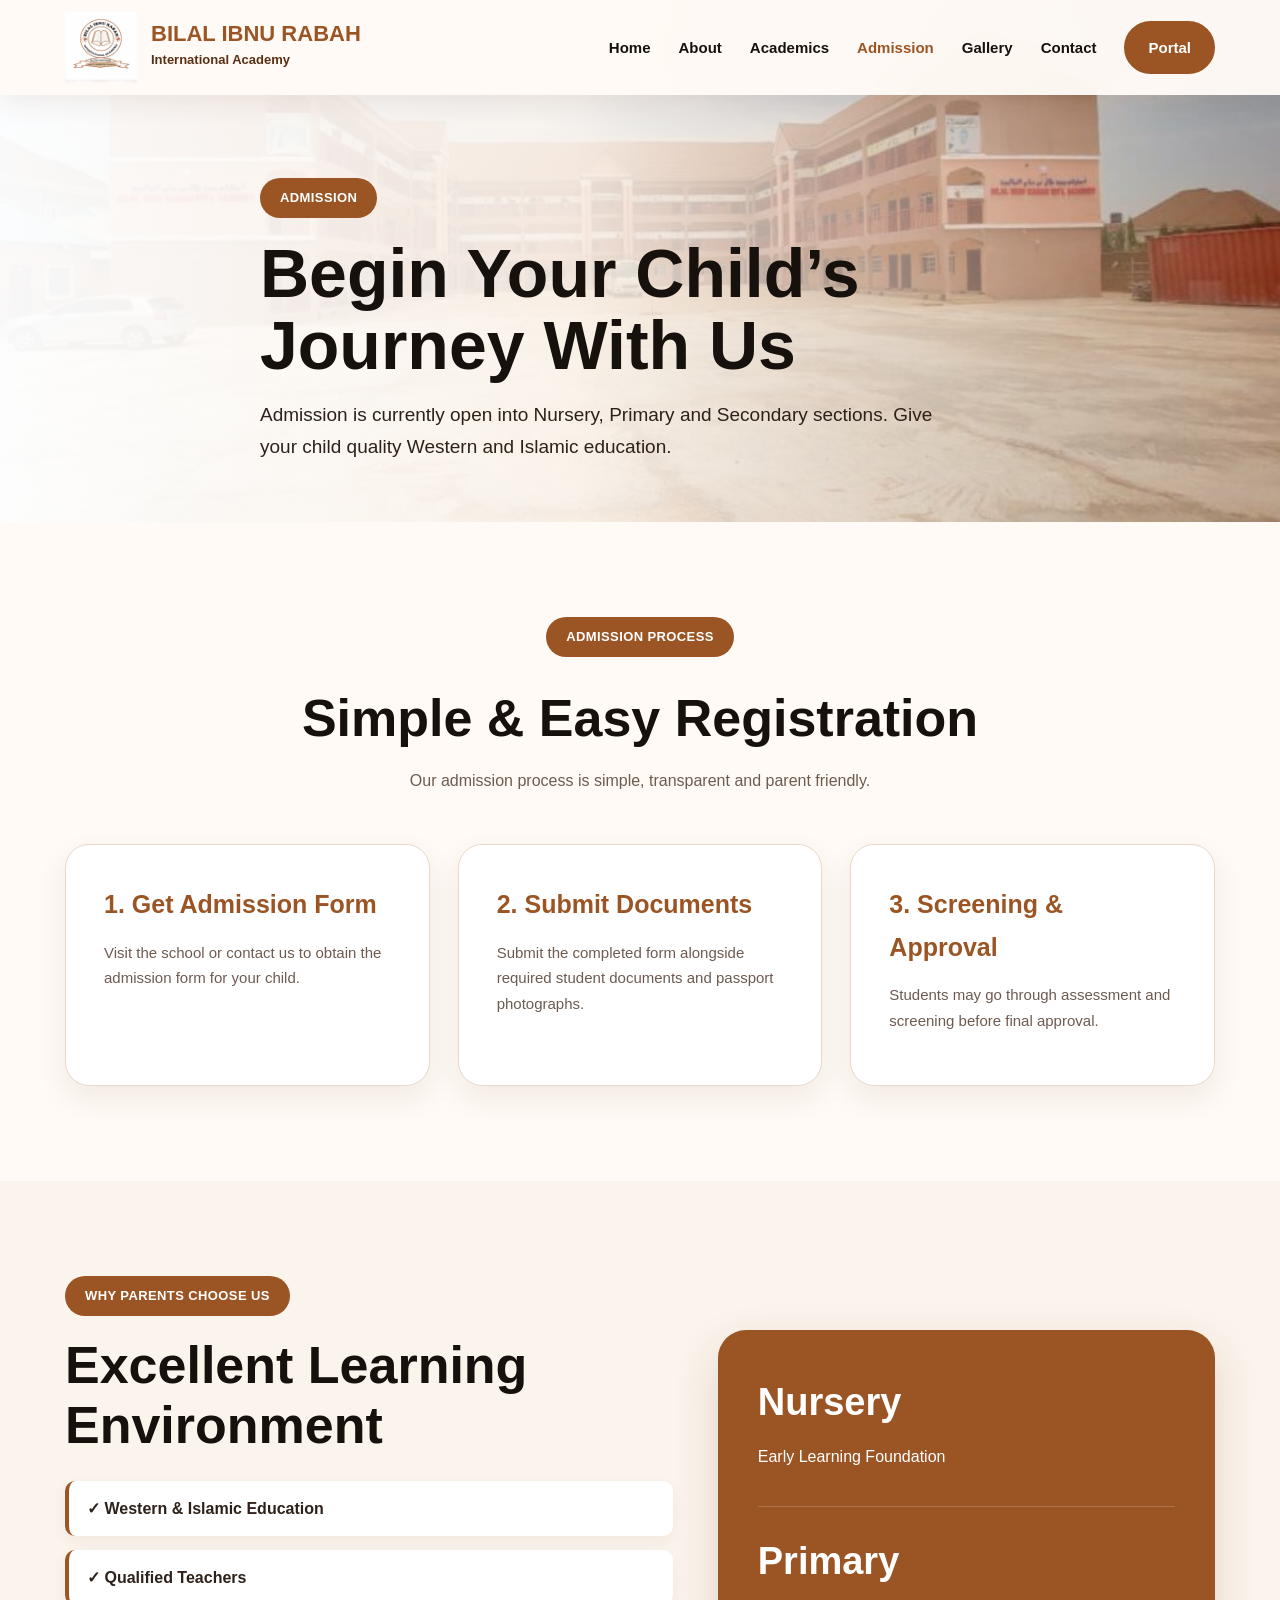
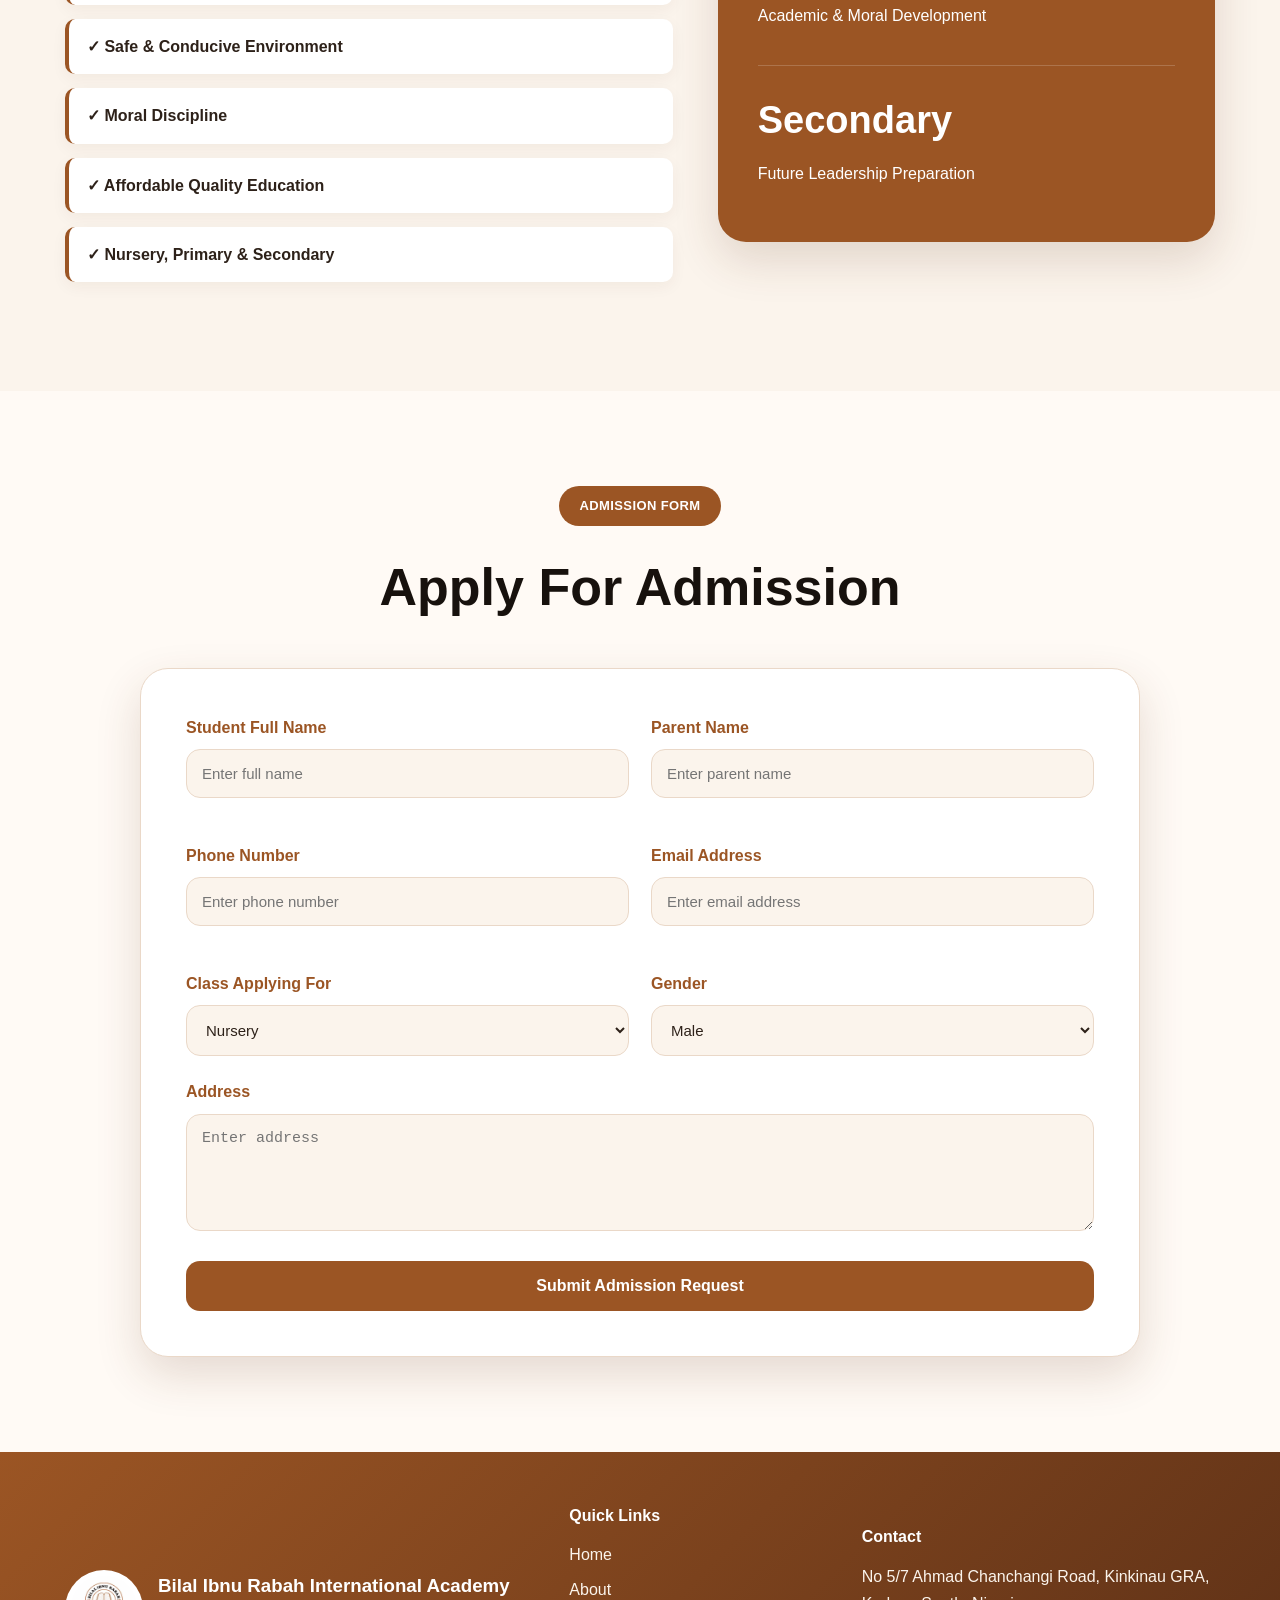
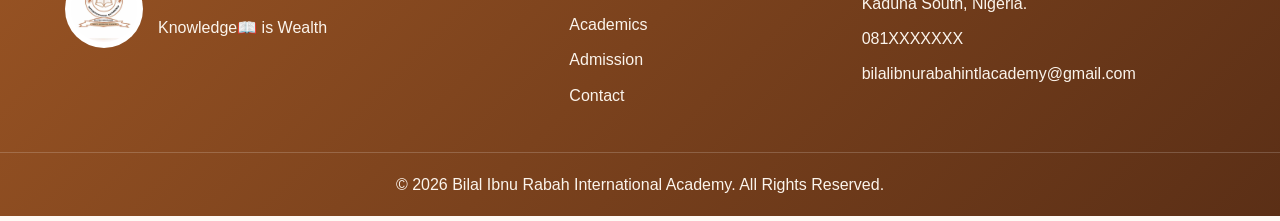
<file: admission.html>
<!DOCTYPE html>
<html lang="en">
<head>
  <meta charset="UTF-8" />
  <meta name="viewport" content="width=device-width, initial-scale=1.0"/>
  <title>Admission | Bilal Ibnu Rabah International Academy</title>
  <link rel="stylesheet" href="style.css"/>
</head>
<body>

<header class="header">
  <div class="container nav">

    <a href="index.html" class="logo">
      <img src="bilal logo.png" alt="School Logo">

      <div>
        <h2>Bilal Ibnu Rabah</h2>
        <span>International Academy</span>
      </div>
    </a>

    <button class="menu-btn" id="menuBtn">☰</button>

    <nav class="nav-links" id="navLinks">
      <a href="index.html">Home</a>
      <a href="about.html">About</a>
      <a href="academics.html">Academics</a>
      <a href="admission.html" class="active">Admission</a>
      <a href="gallery.html">Gallery</a>
      <a href="contact.html">Contact</a>
      <a href="portal.html" class="portal-btn">Portal</a>
    </nav>

  </div>
</header>

<section class="page-hero">
  <div class="page-hero-overlay"></div>

  <div class="container page-hero-content">

    <span class="section-tag">Admission</span>

    <h1>Begin Your Child’s Journey With Us</h1>

    <p>
      Admission is currently open into Nursery, Primary and Secondary sections.
      Give your child quality Western and Islamic education.
    </p>

  </div>
</section>

<section class="section">

  <div class="container">

    <div class="section-heading">

      <span class="section-tag">Admission Process</span>

      <h2>Simple & Easy Registration</h2>

      <p>
        Our admission process is simple, transparent and parent friendly.
      </p>

    </div>

    <div class="cards">

      <div class="card">

        <h3>1. Get Admission Form</h3>

        <p>
          Visit the school or contact us to obtain the admission form
          for your child.
        </p>

      </div>

      <div class="card">

        <h3>2. Submit Documents</h3>

        <p>
          Submit the completed form alongside required student documents
          and passport photographs.
        </p>

      </div>

      <div class="card">

        <h3>3. Screening & Approval</h3>

        <p>
          Students may go through assessment and screening before final approval.
        </p>

      </div>

    </div>

  </div>

</section>

<section class="section light">

  <div class="container why-grid">

    <div>

      <span class="section-tag">Why Parents Choose Us</span>

      <h2>Excellent Learning Environment</h2>

      <div class="features">
        <p>✓ Western & Islamic Education</p>
        <p>✓ Qualified Teachers</p>
        <p>✓ Safe & Conducive Environment</p>
        <p>✓ Moral Discipline</p>
        <p>✓ Affordable Quality Education</p>
        <p>✓ Nursery, Primary & Secondary</p>
      </div>

    </div>

    <div class="stats-card">

      <div>
        <h3>Nursery</h3>
        <p>Early Learning Foundation</p>
      </div>

      <div>
        <h3>Primary</h3>
        <p>Academic & Moral Development</p>
      </div>

      <div>
        <h3>Secondary</h3>
        <p>Future Leadership Preparation</p>
      </div>

    </div>

  </div>

</section>

<section class="section">

  <div class="container">

    <div class="section-heading">

      <span class="section-tag">Admission Form</span>

      <h2>Apply For Admission</h2>

    </div>

    <div class="admission-form">

      <form>

        <div class="form-grid">

          <div class="input-box">
            <label>Student Full Name</label>
            <input type="text" placeholder="Enter full name">
          </div>

          <div class="input-box">
            <label>Parent Name</label>
            <input type="text" placeholder="Enter parent name">
          </div>

          <div class="input-box">
            <label>Phone Number</label>
            <input type="tel" placeholder="Enter phone number">
          </div>

          <div class="input-box">
            <label>Email Address</label>
            <input type="email" placeholder="Enter email address">
          </div>

          <div class="input-box">
            <label>Class Applying For</label>

            <select>
              <option>Nursery</option>
              <option>Primary</option>
              <option>Secondary</option>
            </select>
          </div>

          <div class="input-box">
            <label>Gender</label>

            <select>
              <option>Male</option>
              <option>Female</option>
            </select>
          </div>

        </div>

        <div class="input-box">
          <label>Address</label>
          <textarea rows="5" placeholder="Enter address"></textarea>
        </div>

        <button type="submit" class="submit-btn">
          Submit Admission Request
        </button>

      </form>

    </div>

  </div>

</section>

<footer class="footer">

  <div class="container footer-grid">

    <div class="footer-brand">

      <img src="bilal logo.png" alt="Logo">

      <div>
        <h3>Bilal Ibnu Rabah International Academy</h3>
        <p>Knowledge📖 is Wealth</p>
      </div>

    </div>

    <div>
      <h4>Quick Links</h4>

      <a href="index.html">Home</a>
      <a href="about.html">About</a>
      <a href="academics.html">Academics</a>
      <a href="admission.html">Admission</a>
      <a href="contact.html">Contact</a>
    </div>

    <div>
      <h4>Contact</h4>

      <p>No 5/7 Ahmad Chanchangi Road, Kinkinau GRA, Kaduna South, Nigeria.</p>

      <p>081XXXXXXX</p>

      <p>bilalibnurabahintlacademy@gmail.com</p>
    </div>

  </div>

  <div class="copyright">
    © 2026 Bilal Ibnu Rabah International Academy. All Rights Reserved.
  </div>

</footer>

<script>
const menuBtn = document.getElementById("menuBtn");
const navLinks = document.getElementById("navLinks");

menuBtn.addEventListener("click", () => {
  navLinks.classList.toggle("show");
});
</script>

</body>
</html>
</file>
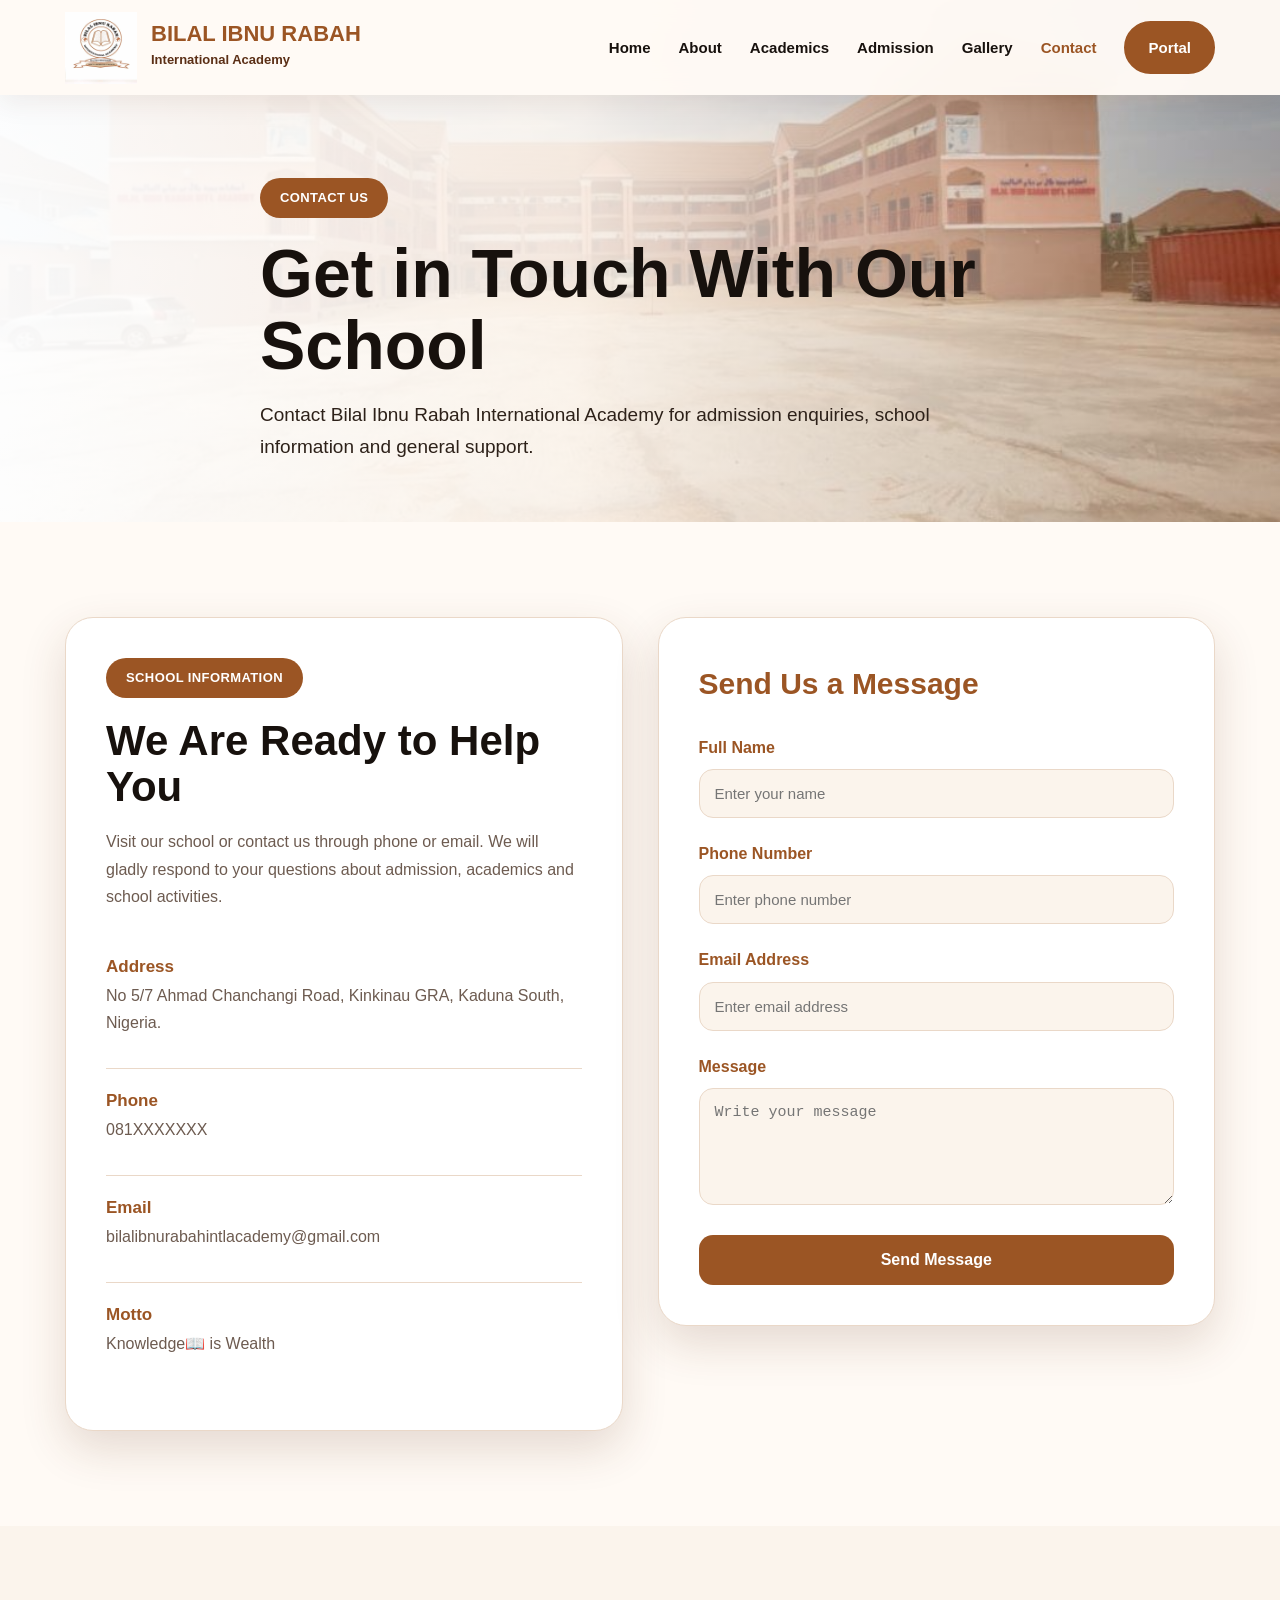
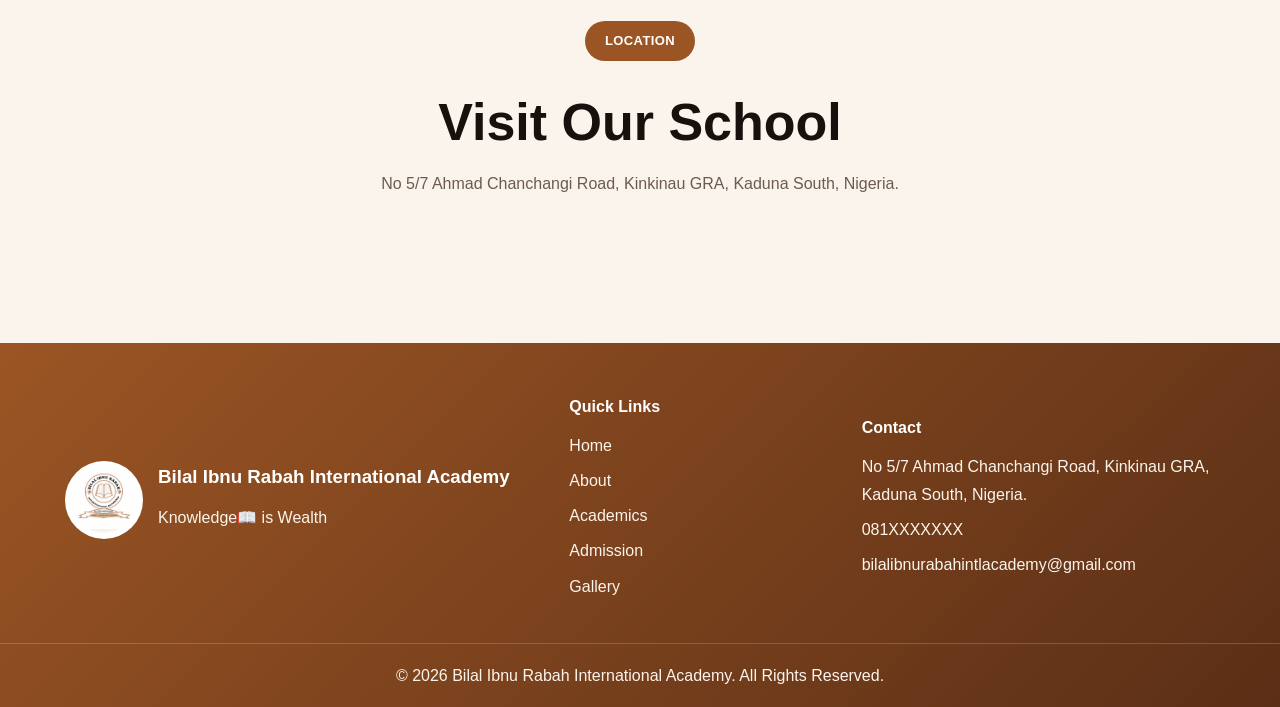
<file: contact.html>
<!DOCTYPE html>
<html lang="en">
<head>
  <meta charset="UTF-8" />
  <meta name="viewport" content="width=device-width, initial-scale=1.0"/>
  <title>Contact | Bilal Ibnu Rabah International Academy</title>
  <link rel="stylesheet" href="style.css"/>
</head>
<body>

<header class="header">
  <div class="container nav">
    <a href="index.html" class="logo">
      <img src="bilal logo.png" alt="School Logo">
      <div>
        <h2>Bilal Ibnu Rabah</h2>
        <span>International Academy</span>
      </div>
    </a>

    <button class="menu-btn" id="menuBtn">☰</button>

    <nav class="nav-links" id="navLinks">
      <a href="index.html">Home</a>
      <a href="about.html">About</a>
      <a href="academics.html">Academics</a>
      <a href="admission.html">Admission</a>
      <a href="gallery.html">Gallery</a>
      <a href="contact.html" class="active">Contact</a>
      <a href="portal.html" class="portal-btn">Portal</a>
    </nav>
  </div>
</header>

<section class="page-hero">
  <div class="page-hero-overlay"></div>
  <div class="container page-hero-content">
    <span class="section-tag">Contact Us</span>
    <h1>Get in Touch With Our School</h1>
    <p>
      Contact Bilal Ibnu Rabah International Academy for admission enquiries,
      school information and general support.
    </p>
  </div>
</section>

<section class="section">
  <div class="container contact-page-grid">

    <div class="contact-info-box">
      <span class="section-tag">School Information</span>
      <h2>We Are Ready to Help You</h2>
      <p>
        Visit our school or contact us through phone or email. We will gladly respond
        to your questions about admission, academics and school activities.
      </p>

      <div class="contact-list">
        <div>
          <strong>Address</strong>
          <p>No 5/7 Ahmad Chanchangi Road, Kinkinau GRA, Kaduna South, Nigeria.</p>
        </div>

        <div>
          <strong>Phone</strong>
          <p>081XXXXXXX</p>
        </div>

        <div>
          <strong>Email</strong>
          <p>bilalibnurabahintlacademy@gmail.com</p>
        </div>

        <div>
          <strong>Motto</strong>
          <p>Knowledge📖 is Wealth</p>
        </div>
      </div>
    </div>

    <div class="contact-form-box">
      <h3>Send Us a Message</h3>

      <form>
        <div class="input-box">
          <label>Full Name</label>
          <input type="text" placeholder="Enter your name">
        </div>

        <div class="input-box">
          <label>Phone Number</label>
          <input type="tel" placeholder="Enter phone number">
        </div>

        <div class="input-box">
          <label>Email Address</label>
          <input type="email" placeholder="Enter email address">
        </div>

        <div class="input-box">
          <label>Message</label>
          <textarea rows="5" placeholder="Write your message"></textarea>
        </div>

        <button type="submit" class="submit-btn">Send Message</button>
      </form>
    </div>

  </div>
</section>

<section class="section light">
  <div class="container section-heading">
    <span class="section-tag">Location</span>
    <h2>Visit Our School</h2>
    <p>
      No 5/7 Ahmad Chanchangi Road, Kinkinau GRA, Kaduna South, Nigeria.
    </p>
  </div>
</section>

<footer class="footer">
  <div class="container footer-grid">
    <div class="footer-brand">
      <img src="bilal logo.png" alt="Logo">
      <div>
        <h3>Bilal Ibnu Rabah International Academy</h3>
        <p>Knowledge📖 is Wealth</p>
      </div>
    </div>

    <div>
      <h4>Quick Links</h4>
      <a href="index.html">Home</a>
      <a href="about.html">About</a>
      <a href="academics.html">Academics</a>
      <a href="admission.html">Admission</a>
      <a href="gallery.html">Gallery</a>
    </div>

    <div>
      <h4>Contact</h4>
      <p>No 5/7 Ahmad Chanchangi Road, Kinkinau GRA, Kaduna South, Nigeria.</p>
      <p>081XXXXXXX</p>
      <p>bilalibnurabahintlacademy@gmail.com</p>
    </div>
  </div>

  <div class="copyright">
    © 2026 Bilal Ibnu Rabah International Academy. All Rights Reserved.
  </div>
</footer>

<script>
const menuBtn = document.getElementById("menuBtn");
const navLinks = document.getElementById("navLinks");

menuBtn.addEventListener("click", () => {
  navLinks.classList.toggle("show");
});
</script>

</body>
</html>
</file>
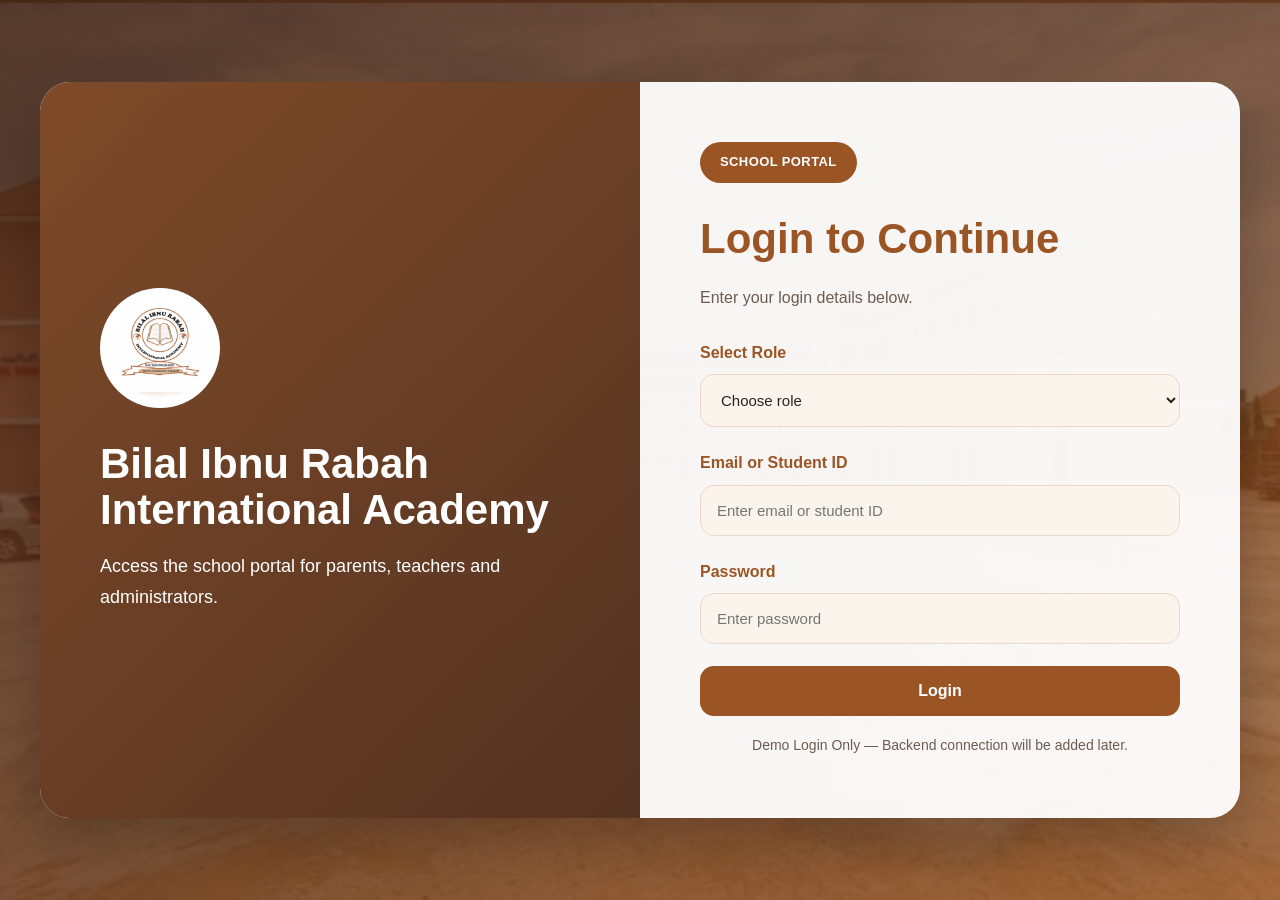
<file: login.html>
<!DOCTYPE html>
<html lang="en">
<head>
  <meta charset="UTF-8">
  <meta name="viewport" content="width=device-width, initial-scale=1.0">
  <title>Login | Bilal Ibnu Rabah International Academy</title>
  <link rel="stylesheet" href="style.css">
</head>
<body>

<section class="login-page">

  <div class="login-overlay"></div>

  <div class="login-container">

    <div class="login-left">

      <div class="login-brand">
        <img src="bilal logo.png" alt="School Logo">

        <h1>Bilal Ibnu Rabah International Academy</h1>

        <p>
          Access the school portal for parents, teachers and administrators.
        </p>
      </div>

    </div>

    <div class="login-right">

      <form class="login-form" id="loginForm">

        <span class="section-tag">School Portal</span>

        <h2>Login to Continue</h2>

        <p class="login-text">
          Enter your login details below.
        </p>

        <div class="input-box">
          <label>Select Role</label>

          <select id="role">
            <option value="">Choose role</option>
            <option value="parent">Parent</option>
            <option value="teacher">Teacher</option>
            <option value="admin">Admin</option>
          </select>
        </div>

        <div class="input-box">
          <label>Email or Student ID</label>

          <input type="text" id="username" placeholder="Enter email or student ID">
        </div>

        <div class="input-box">
          <label>Password</label>

          <input type="password" id="password" placeholder="Enter password">
        </div>

        <button type="submit" class="submit-btn">
          Login
        </button>

        <p class="login-note">
          Demo Login Only — Backend connection will be added later.
        </p>

      </form>

    </div>

  </div>

</section>

<script>

const loginForm = document.getElementById("loginForm");

loginForm.addEventListener("submit", function(e) {

  e.preventDefault();

  const role = document.getElementById("role").value;

  if(role === "parent") {

    window.location.href = "parent-dashboard.html";

  }

  else if(role === "teacher") {

    window.location.href = "teacher-dashboard.html";

  }

  else if(role === "admin") {

    window.location.href = "admin-dashboard.html";

  }

  else {

    alert("Please select a role.");

  }

});

</script>

</body>
</html>
</file>
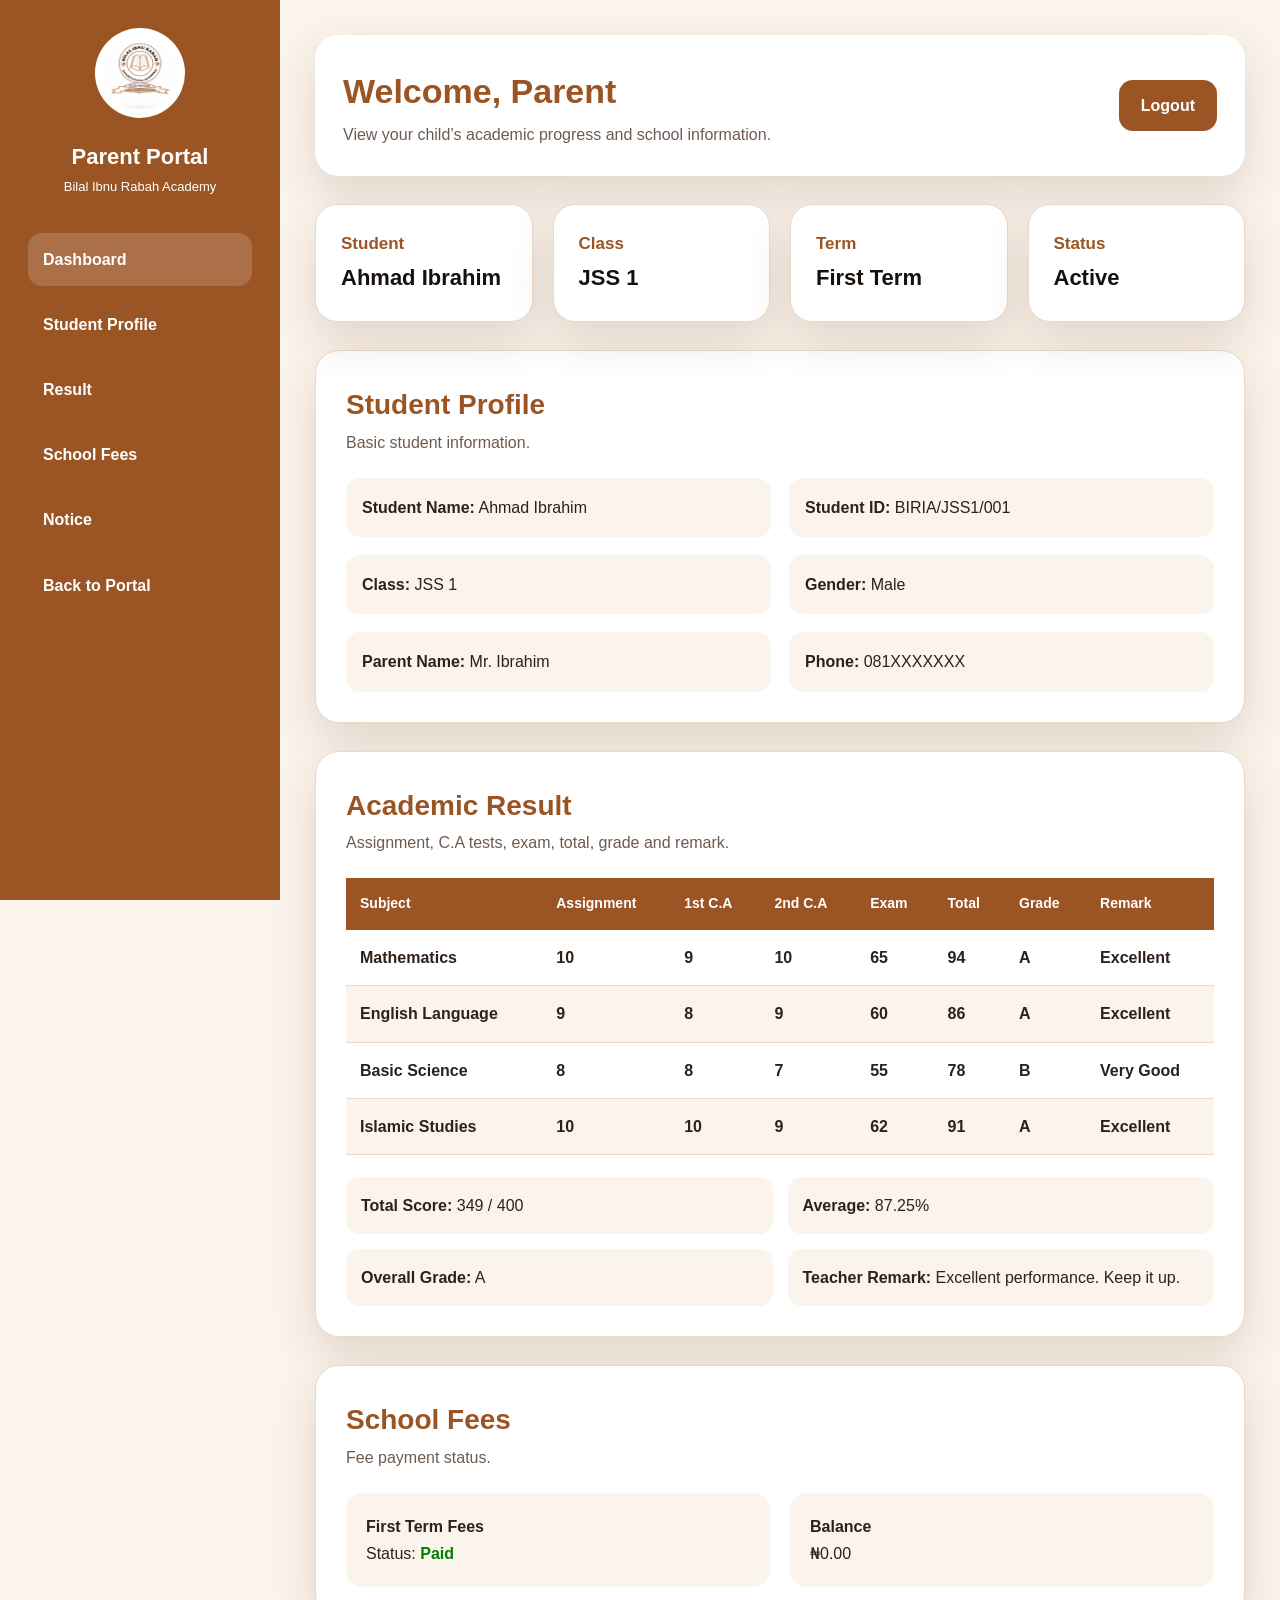
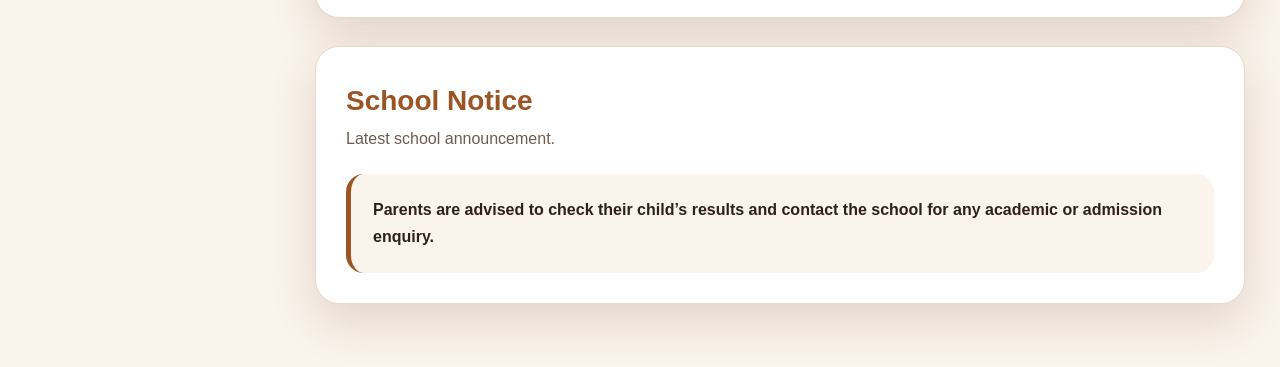
<file: parent-dashboard.html>
<!DOCTYPE html>
<html lang="en">
<head>
  <meta charset="UTF-8">
  <meta name="viewport" content="width=device-width, initial-scale=1.0">
  <title>Parent Dashboard | Bilal Ibnu Rabah International Academy</title>
  <link rel="stylesheet" href="style.css">
</head>
<body>

<section class="dashboard-layout">

  <aside class="dashboard-sidebar">
    <div class="dash-logo">
      <img src="bilal logo.png" alt="Logo">
      <h3>Parent Portal</h3>
      <p>Bilal Ibnu Rabah Academy</p>
    </div>

    <nav class="dash-menu">
      <a href="parent-dashboard.html" class="active">Dashboard</a>
      <a href="#profile">Student Profile</a>
      <a href="#result">Result</a>
      <a href="#fees">School Fees</a>
      <a href="#notice">Notice</a>
      <a href="portal.html">Back to Portal</a>
    </nav>
  </aside>

  <main class="dashboard-main">

    <div class="dashboard-top">
      <div>
        <h1>Welcome, Parent</h1>
        <p>View your child’s academic progress and school information.</p>
      </div>

      <a href="index.html" class="logout-btn">Logout</a>
    </div>

    <div class="dash-cards">
      <div class="dash-card">
        <h3>Student</h3>
        <p>Ahmad Ibrahim</p>
      </div>

      <div class="dash-card">
        <h3>Class</h3>
        <p>JSS 1</p>
      </div>

      <div class="dash-card">
        <h3>Term</h3>
        <p>First Term</p>
      </div>

      <div class="dash-card">
        <h3>Status</h3>
        <p>Active</p>
      </div>
    </div>

    <section class="dashboard-section" id="profile">
      <div class="dash-section-title">
        <h2>Student Profile</h2>
        <p>Basic student information.</p>
      </div>

      <div class="profile-grid">
        <div><strong>Student Name:</strong> Ahmad Ibrahim</div>
        <div><strong>Student ID:</strong> BIRIA/JSS1/001</div>
        <div><strong>Class:</strong> JSS 1</div>
        <div><strong>Gender:</strong> Male</div>
        <div><strong>Parent Name:</strong> Mr. Ibrahim</div>
        <div><strong>Phone:</strong> 081XXXXXXX</div>
      </div>
    </section>

    <section class="dashboard-section" id="result">
      <div class="dash-section-title">
        <h2>Academic Result</h2>
        <p>Assignment, C.A tests, exam, total, grade and remark.</p>
      </div>

      <div class="table-wrap">
        <table class="result-table">
          <thead>
            <tr>
              <th>Subject</th>
              <th>Assignment</th>
              <th>1st C.A</th>
              <th>2nd C.A</th>
              <th>Exam</th>
              <th>Total</th>
              <th>Grade</th>
              <th>Remark</th>
            </tr>
          </thead>

          <tbody>
            <tr>
              <td>Mathematics</td>
              <td>10</td>
              <td>9</td>
              <td>10</td>
              <td>65</td>
              <td>94</td>
              <td>A</td>
              <td>Excellent</td>
            </tr>

            <tr>
              <td>English Language</td>
              <td>9</td>
              <td>8</td>
              <td>9</td>
              <td>60</td>
              <td>86</td>
              <td>A</td>
              <td>Excellent</td>
            </tr>

            <tr>
              <td>Basic Science</td>
              <td>8</td>
              <td>8</td>
              <td>7</td>
              <td>55</td>
              <td>78</td>
              <td>B</td>
              <td>Very Good</td>
            </tr>

            <tr>
              <td>Islamic Studies</td>
              <td>10</td>
              <td>10</td>
              <td>9</td>
              <td>62</td>
              <td>91</td>
              <td>A</td>
              <td>Excellent</td>
            </tr>
          </tbody>
        </table>
      </div>

      <div class="result-summary">
        <div><strong>Total Score:</strong> 349 / 400</div>
        <div><strong>Average:</strong> 87.25%</div>
        <div><strong>Overall Grade:</strong> A</div>
        <div><strong>Teacher Remark:</strong> Excellent performance. Keep it up.</div>
      </div>
    </section>

    <section class="dashboard-section" id="fees">
      <div class="dash-section-title">
        <h2>School Fees</h2>
        <p>Fee payment status.</p>
      </div>

      <div class="fees-box">
        <div>
          <strong>First Term Fees</strong>
          <p>Status: <span class="paid">Paid</span></p>
        </div>

        <div>
          <strong>Balance</strong>
          <p>₦0.00</p>
        </div>
      </div>
    </section>

    <section class="dashboard-section" id="notice">
      <div class="dash-section-title">
        <h2>School Notice</h2>
        <p>Latest school announcement.</p>
      </div>

      <div class="notice-box">
        <p>
          Parents are advised to check their child’s results and contact the school
          for any academic or admission enquiry.
        </p>
      </div>
    </section>

  </main>

</section>

</body>
</html>
</file>
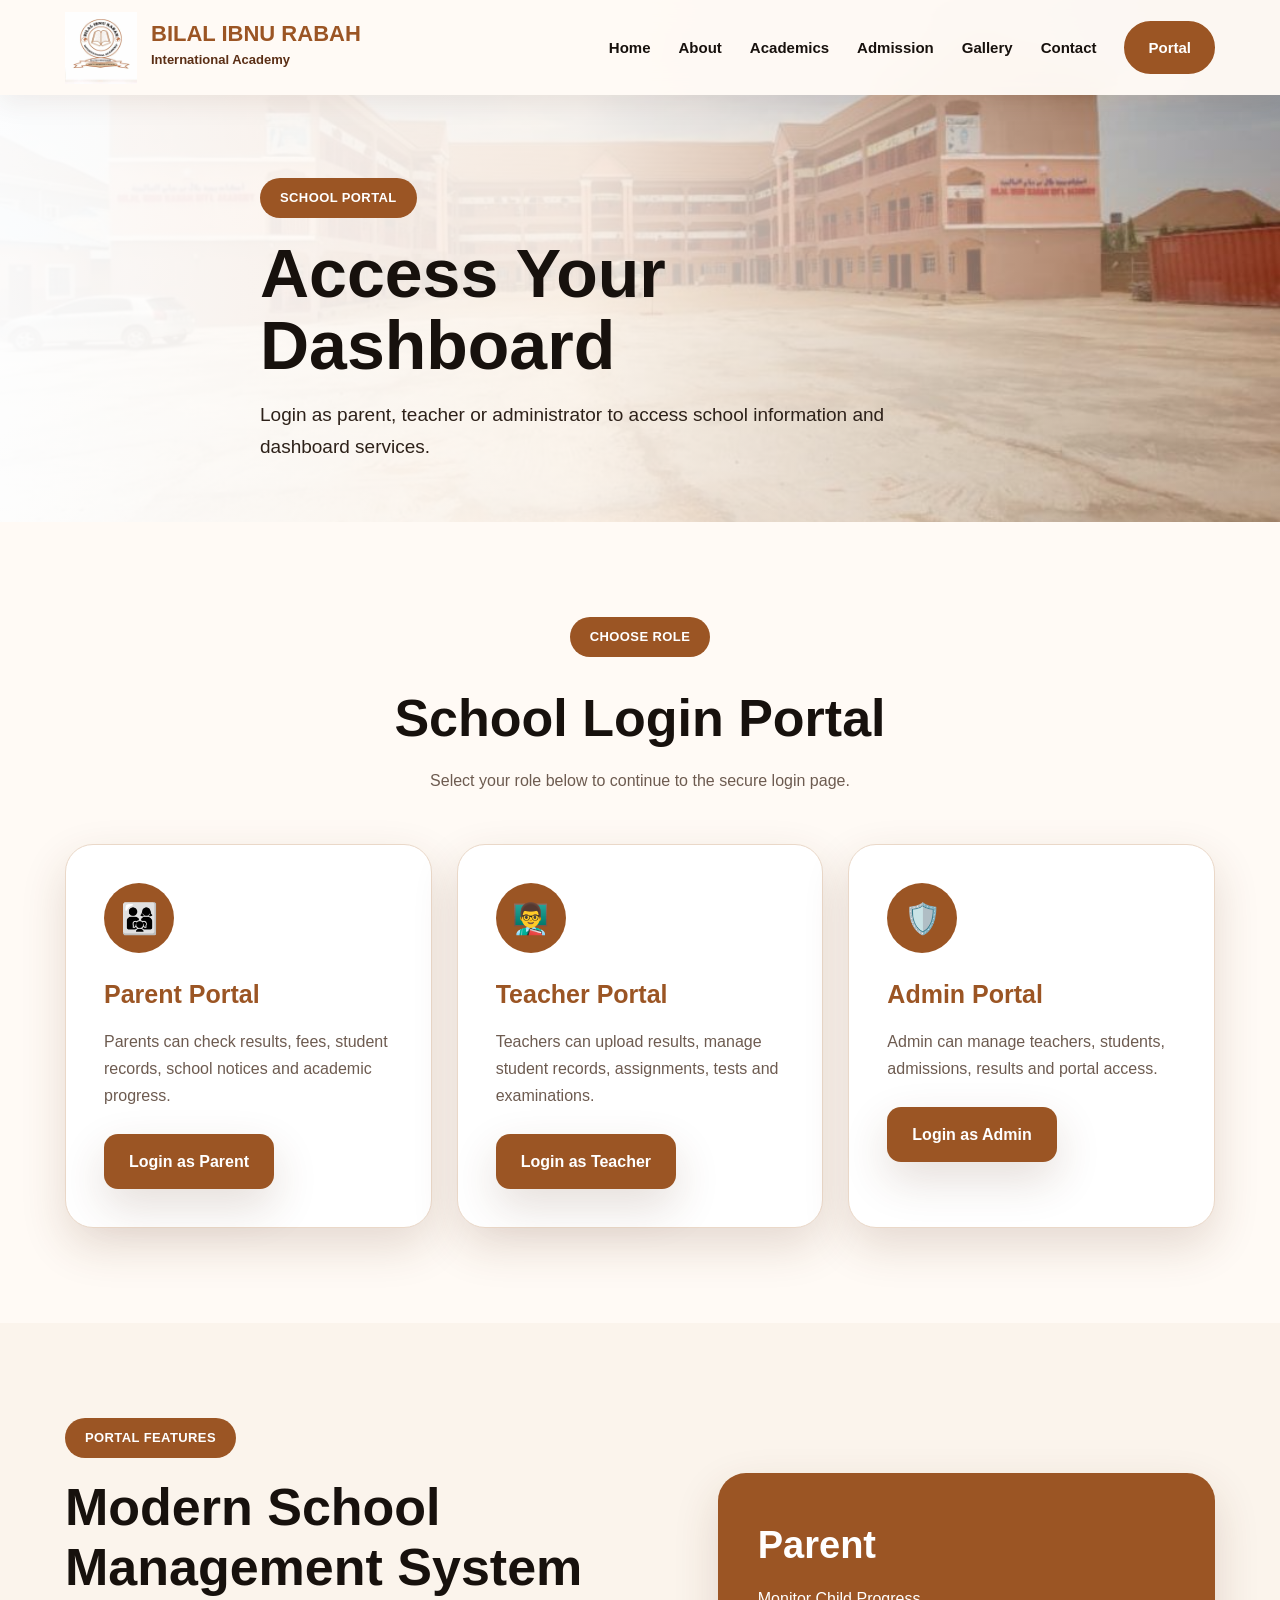
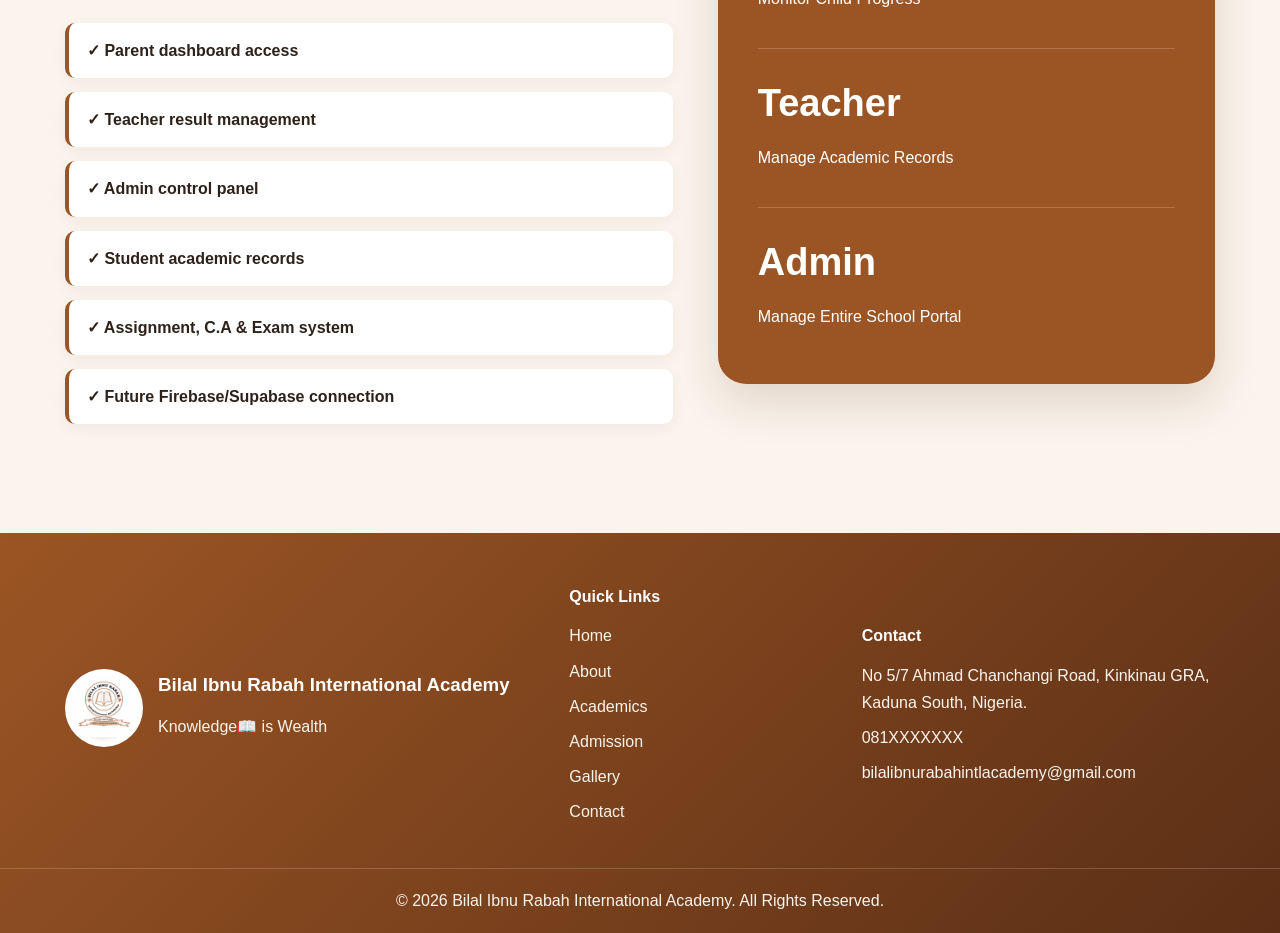
<file: portal.html>
<!DOCTYPE html>
<html lang="en">
<head>
  <meta charset="UTF-8">
  <meta name="viewport" content="width=device-width, initial-scale=1.0">
  <title>Portal | Bilal Ibnu Rabah International Academy</title>
  <link rel="stylesheet" href="style.css">
</head>
<body>

<header class="header">

  <div class="container nav">

    <a href="index.html" class="logo">

      <img src="bilal logo.png" alt="Logo">

      <div>
        <h2>Bilal Ibnu Rabah</h2>
        <span>International Academy</span>
      </div>

    </a>

    <button class="menu-btn" id="menuBtn">☰</button>

    <nav class="nav-links" id="navLinks">

      <a href="index.html">Home</a>
      <a href="about.html">About</a>
      <a href="academics.html">Academics</a>
      <a href="admission.html">Admission</a>
      <a href="gallery.html">Gallery</a>
      <a href="contact.html">Contact</a>
      <a href="portal.html" class="portal-btn active">Portal</a>

    </nav>

  </div>

</header>

<section class="page-hero">

  <div class="page-hero-overlay"></div>

  <div class="container page-hero-content">

    <span class="section-tag">School Portal</span>

    <h1>Access Your Dashboard</h1>

    <p>
      Login as parent, teacher or administrator to access
      school information and dashboard services.
    </p>

  </div>

</section>

<section class="section">

  <div class="container">

    <div class="section-heading">

      <span class="section-tag">Choose Role</span>

      <h2>School Login Portal</h2>

      <p>
        Select your role below to continue to the secure login page.
      </p>

    </div>

    <div class="portal-grid">

      <!-- Parent -->

      <div class="portal-card">

        <div class="portal-icon">👨‍👩‍👧</div>

        <h3>Parent Portal</h3>

        <p>
          Parents can check results, fees, student records,
          school notices and academic progress.
        </p>

        <a href="login.html" class="btn primary-btn">
          Login as Parent
        </a>

      </div>

      <!-- Teacher -->

      <div class="portal-card">

        <div class="portal-icon">👨‍🏫</div>

        <h3>Teacher Portal</h3>

        <p>
          Teachers can upload results, manage student records,
          assignments, tests and examinations.
        </p>

        <a href="login.html" class="btn primary-btn">
          Login as Teacher
        </a>

      </div>

      <!-- Admin -->

      <div class="portal-card">

        <div class="portal-icon">🛡️</div>

        <h3>Admin Portal</h3>

        <p>
          Admin can manage teachers, students, admissions,
          results and portal access.
        </p>

        <a href="login.html" class="btn primary-btn">
          Login as Admin
        </a>

      </div>

    </div>

  </div>

</section>

<section class="section light">

  <div class="container why-grid">

    <div>

      <span class="section-tag">Portal Features</span>

      <h2>Modern School Management System</h2>

      <div class="features">

        <p>✓ Parent dashboard access</p>
        <p>✓ Teacher result management</p>
        <p>✓ Admin control panel</p>
        <p>✓ Student academic records</p>
        <p>✓ Assignment, C.A & Exam system</p>
        <p>✓ Future Firebase/Supabase connection</p>

      </div>

    </div>

    <div class="stats-card">

      <div>
        <h3>Parent</h3>
        <p>Monitor Child Progress</p>
      </div>

      <div>
        <h3>Teacher</h3>
        <p>Manage Academic Records</p>
      </div>

      <div>
        <h3>Admin</h3>
        <p>Manage Entire School Portal</p>
      </div>

    </div>

  </div>

</section>

<footer class="footer">

  <div class="container footer-grid">

    <div class="footer-brand">

      <img src="bilal logo.png" alt="Logo">

      <div>
        <h3>Bilal Ibnu Rabah International Academy</h3>
        <p>Knowledge📖 is Wealth</p>
      </div>

    </div>

    <div>

      <h4>Quick Links</h4>

      <a href="index.html">Home</a>
      <a href="about.html">About</a>
      <a href="academics.html">Academics</a>
      <a href="admission.html">Admission</a>
      <a href="gallery.html">Gallery</a>
      <a href="contact.html">Contact</a>

    </div>

    <div>

      <h4>Contact</h4>

      <p>No 5/7 Ahmad Chanchangi Road, Kinkinau GRA, Kaduna South, Nigeria.</p>

      <p>081XXXXXXX</p>

      <p>bilalibnurabahintlacademy@gmail.com</p>

    </div>

  </div>

  <div class="copyright">
    © 2026 Bilal Ibnu Rabah International Academy. All Rights Reserved.
  </div>

</footer>

<script>

const menuBtn = document.getElementById("menuBtn");
const navLinks = document.getElementById("navLinks");

menuBtn.addEventListener("click", () => {
  navLinks.classList.toggle("show");
});

</script>

</body>
</html>
</file>
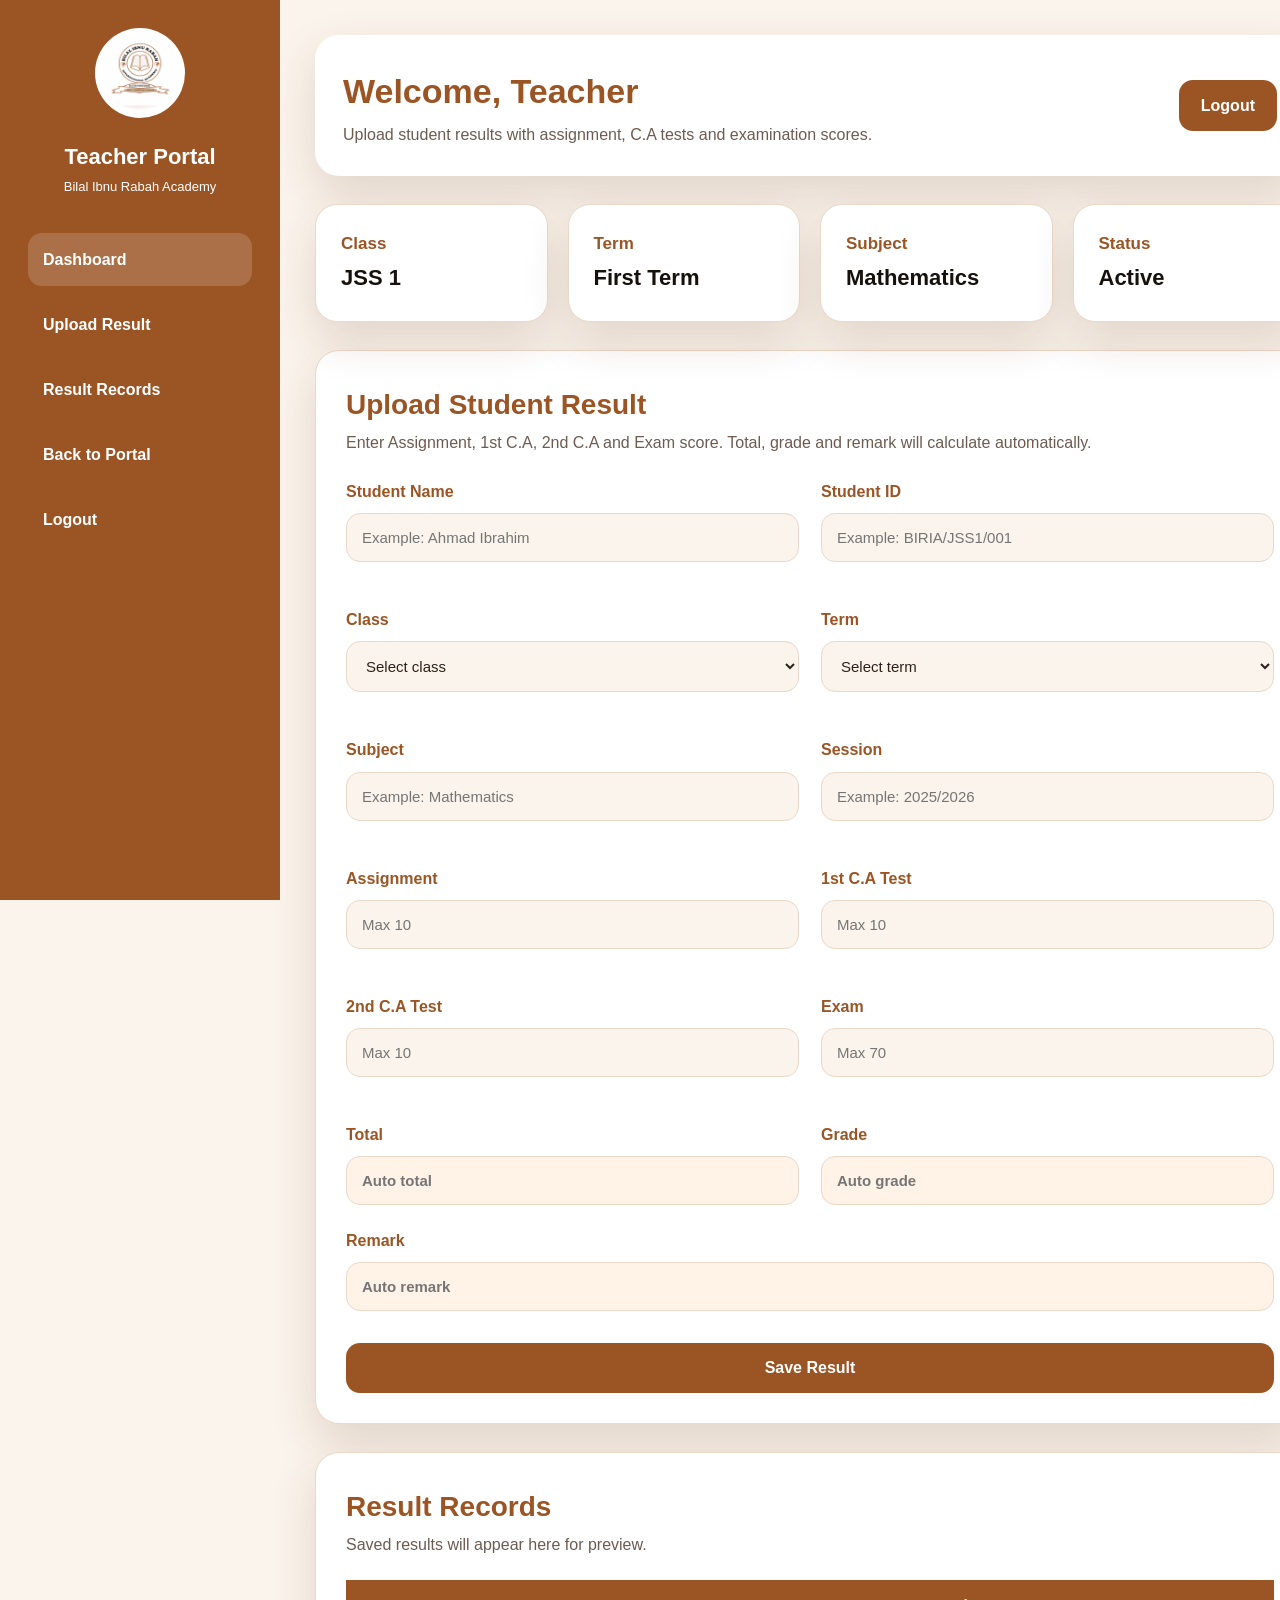
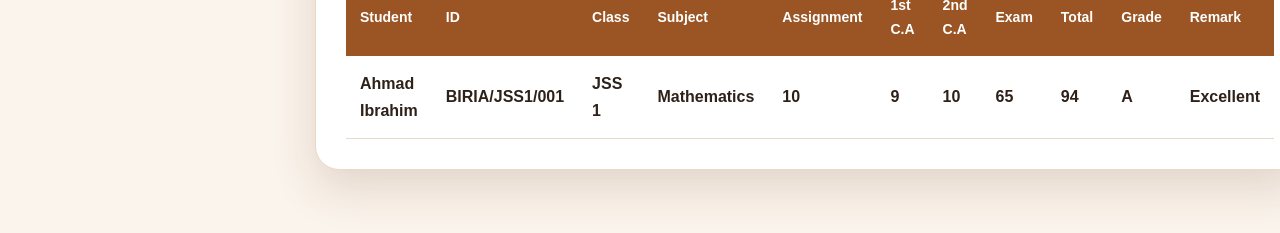
<file: teacher-dashboard.html>
<!DOCTYPE html>
<html lang="en">
<head>
  <meta charset="UTF-8">
  <meta name="viewport" content="width=device-width, initial-scale=1.0">
  <title>Teacher Dashboard | Bilal Ibnu Rabah International Academy</title>
  <link rel="stylesheet" href="style.css">
</head>
<body>

<section class="dashboard-layout">

  <aside class="dashboard-sidebar">
    <div class="dash-logo">
      <img src="bilal logo.png" alt="Logo">
      <h3>Teacher Portal</h3>
      <p>Bilal Ibnu Rabah Academy</p>
    </div>

    <nav class="dash-menu">
      <a href="teacher-dashboard.html" class="active">Dashboard</a>
      <a href="#upload">Upload Result</a>
      <a href="#records">Result Records</a>
      <a href="portal.html">Back to Portal</a>
      <a href="login.html">Logout</a>
    </nav>
  </aside>

  <main class="dashboard-main">

    <div class="dashboard-top">
      <div>
        <h1>Welcome, Teacher</h1>
        <p>Upload student results with assignment, C.A tests and examination scores.</p>
      </div>

      <a href="login.html" class="logout-btn">Logout</a>
    </div>

    <div class="dash-cards">
      <div class="dash-card">
        <h3>Class</h3>
        <p>JSS 1</p>
      </div>

      <div class="dash-card">
        <h3>Term</h3>
        <p>First Term</p>
      </div>

      <div class="dash-card">
        <h3>Subject</h3>
        <p>Mathematics</p>
      </div>

      <div class="dash-card">
        <h3>Status</h3>
        <p>Active</p>
      </div>
    </div>

    <section class="dashboard-section" id="upload">
      <div class="dash-section-title">
        <h2>Upload Student Result</h2>
        <p>Enter Assignment, 1st C.A, 2nd C.A and Exam score. Total, grade and remark will calculate automatically.</p>
      </div>

      <form class="teacher-form" id="resultForm">

        <div class="form-grid">

          <div class="input-box">
            <label>Student Name</label>
            <input type="text" id="studentName" placeholder="Example: Ahmad Ibrahim" required>
          </div>

          <div class="input-box">
            <label>Student ID</label>
            <input type="text" id="studentId" placeholder="Example: BIRIA/JSS1/001" required>
          </div>

          <div class="input-box">
            <label>Class</label>
            <select id="studentClass" required>
              <option value="">Select class</option>
              <option>Nursery</option>
              <option>Primary 1</option>
              <option>Primary 2</option>
              <option>Primary 3</option>
              <option>Primary 4</option>
              <option>Primary 5</option>
              <option>Primary 6</option>
              <option>JSS 1</option>
              <option>JSS 2</option>
              <option>JSS 3</option>
              <option>SS 1</option>
              <option>SS 2</option>
              <option>SS 3</option>
            </select>
          </div>

          <div class="input-box">
            <label>Term</label>
            <select id="term" required>
              <option value="">Select term</option>
              <option>First Term</option>
              <option>Second Term</option>
              <option>Third Term</option>
            </select>
          </div>

          <div class="input-box">
            <label>Subject</label>
            <input type="text" id="subject" placeholder="Example: Mathematics" required>
          </div>

          <div class="input-box">
            <label>Session</label>
            <input type="text" id="session" placeholder="Example: 2025/2026" required>
          </div>

          <div class="input-box">
            <label>Assignment</label>
            <input type="number" id="assignment" placeholder="Max 10" min="0" max="10" required>
          </div>

          <div class="input-box">
            <label>1st C.A Test</label>
            <input type="number" id="ca1" placeholder="Max 10" min="0" max="10" required>
          </div>

          <div class="input-box">
            <label>2nd C.A Test</label>
            <input type="number" id="ca2" placeholder="Max 10" min="0" max="10" required>
          </div>

          <div class="input-box">
            <label>Exam</label>
            <input type="number" id="exam" placeholder="Max 70" min="0" max="70" required>
          </div>

          <div class="input-box">
            <label>Total</label>
            <input type="text" id="total" readonly placeholder="Auto total">
          </div>

          <div class="input-box">
            <label>Grade</label>
            <input type="text" id="grade" readonly placeholder="Auto grade">
          </div>

        </div>

        <div class="input-box">
          <label>Remark</label>
          <input type="text" id="remark" readonly placeholder="Auto remark">
        </div>

        <button type="submit" class="submit-btn">Save Result</button>

      </form>
    </section>

    <section class="dashboard-section" id="records">
      <div class="dash-section-title">
        <h2>Result Records</h2>
        <p>Saved results will appear here for preview.</p>
      </div>

      <div class="table-wrap">
        <table class="result-table">
          <thead>
            <tr>
              <th>Student</th>
              <th>ID</th>
              <th>Class</th>
              <th>Subject</th>
              <th>Assignment</th>
              <th>1st C.A</th>
              <th>2nd C.A</th>
              <th>Exam</th>
              <th>Total</th>
              <th>Grade</th>
              <th>Remark</th>
            </tr>
          </thead>

          <tbody id="resultBody">
            <tr>
              <td>Ahmad Ibrahim</td>
              <td>BIRIA/JSS1/001</td>
              <td>JSS 1</td>
              <td>Mathematics</td>
              <td>10</td>
              <td>9</td>
              <td>10</td>
              <td>65</td>
              <td>94</td>
              <td>A</td>
              <td>Excellent</td>
            </tr>
          </tbody>
        </table>
      </div>
    </section>

  </main>

</section>

<script>
const assignment = document.getElementById("assignment");
const ca1 = document.getElementById("ca1");
const ca2 = document.getElementById("ca2");
const exam = document.getElementById("exam");
const totalInput = document.getElementById("total");
const gradeInput = document.getElementById("grade");
const remarkInput = document.getElementById("remark");
const resultForm = document.getElementById("resultForm");
const resultBody = document.getElementById("resultBody");

function calculateResult() {
  const a = Number(assignment.value) || 0;
  const c1 = Number(ca1.value) || 0;
  const c2 = Number(ca2.value) || 0;
  const e = Number(exam.value) || 0;

  const total = a + c1 + c2 + e;

  let grade = "";
  let remark = "";

  if (total >= 70) {
    grade = "A";
    remark = "Excellent";
  } else if (total >= 60) {
    grade = "B";
    remark = "Very Good";
  } else if (total >= 50) {
    grade = "C";
    remark = "Good";
  } else if (total >= 45) {
    grade = "D";
    remark = "Fair";
  } else if (total >= 40) {
    grade = "E";
    remark = "Pass";
  } else {
    grade = "F";
    remark = "Fail";
  }

  totalInput.value = total;
  gradeInput.value = grade;
  remarkInput.value = remark;
}

[assignment, ca1, ca2, exam].forEach(input => {
  input.addEventListener("input", calculateResult);
});

resultForm.addEventListener("submit", function(e) {
  e.preventDefault();

  calculateResult();

  const studentName = document.getElementById("studentName").value;
  const studentId = document.getElementById("studentId").value;
  const studentClass = document.getElementById("studentClass").value;
  const subject = document.getElementById("subject").value;

  const row = document.createElement("tr");

  row.innerHTML = `
    <td>${studentName}</td>
    <td>${studentId}</td>
    <td>${studentClass}</td>
    <td>${subject}</td>
    <td>${assignment.value}</td>
    <td>${ca1.value}</td>
    <td>${ca2.value}</td>
    <td>${exam.value}</td>
    <td>${totalInput.value}</td>
    <td>${gradeInput.value}</td>
    <td>${remarkInput.value}</td>
  `;

  resultBody.appendChild(row);

  alert("Result saved successfully.");

  resultForm.reset();
  totalInput.value = "";
  gradeInput.value = "";
  remarkInput.value = "";
});
</script>

</body>
</html>
</file>
<file: style.css>
* {
  margin: 0;
  padding: 0;
  box-sizing: border-box;
}

:root {
  --brown: #9b5524;
  --brown-dark: #5b2f16;
  --brown-light: #b66b32;
  --cream: #fbf4ec;
  --cream-soft: #fffaf5;
  --white: #ffffff;
  --black: #17110d;
  --text: #2d2119;
  --muted: #6d5b50;
  --line: #ead8c8;
  --shadow: 0 18px 45px rgba(91, 47, 22, 0.16);
}

html {
  scroll-behavior: smooth;
}

body {
  font-family: "Segoe UI", Arial, sans-serif;
  background: var(--cream-soft);
  color: var(--text);
  line-height: 1.7;
}

.container {
  width: min(1150px, 92%);
  margin: auto;
}

/* HEADER */
.header {
  position: fixed;
  top: 0;
  width: 100%;
  background: rgba(255, 250, 245, 0.97);
  backdrop-filter: blur(14px);
  z-index: 1000;
  box-shadow: 0 8px 25px rgba(91, 47, 22, 0.08);
}

.nav {
  height: 95px;
  display: flex;
  align-items: center;
  justify-content: space-between;
}

.logo-box,
.logo {
  display: flex;
  align-items: center;
  gap: 14px;
  text-decoration: none;
  color: var(--black);
}

.logo-box img,
.logo img {
  width: 72px;
  height: 72px;
  object-fit: contain;
}

.logo-box h2,
.logo h2 {
  color: var(--brown);
  font-size: 22px;
  line-height: 1.05;
  text-transform: uppercase;
  font-weight: 900;
}

.logo-box span,
.logo span {
  color: var(--brown-dark);
  font-size: 13px;
  font-weight: 700;
}

.nav-links {
  display: flex;
  align-items: center;
  gap: 28px;
}

.nav-links a {
  color: var(--black);
  text-decoration: none;
  font-weight: 700;
  font-size: 15px;
  transition: 0.3s ease;
}

.nav-links a:hover,
.nav-links a.active {
  color: var(--brown);
}

.cta-btn,
.portal-btn {
  background: var(--brown);
  color: var(--white) !important;
  padding: 12px 22px;
  border-radius: 35px;
  border: 2px solid var(--brown);
}

.cta-btn:hover,
.portal-btn:hover {
  background: var(--brown-dark);
  border-color: var(--brown-dark);
}

.menu-btn {
  display: none;
  border: none;
  background: var(--brown);
  color: var(--white);
  font-size: 27px;
  width: 48px;
  height: 48px;
  border-radius: 14px;
  cursor: pointer;
}

/* HERO */
.hero {
  min-height: 100vh;
  background: url("baground.jpg") center/cover no-repeat;
  position: relative;
  display: flex;
  align-items: center;
  padding-top: 110px;
}

.hero-overlay {
  position: absolute;
  inset: 0;
  background: linear-gradient(
    90deg,
    rgba(255, 250, 245, 0.98) 0%,
    rgba(255, 250, 245, 0.86) 43%,
    rgba(155, 85, 36, 0.30) 100%
  );
}

.hero-content {
  position: relative;
  z-index: 2;
  max-width: 720px;
}

.tag,
.hero-tag,
.section-tag {
  display: inline-block;
  background: var(--brown);
  color: var(--white);
  padding: 9px 20px;
  border-radius: 35px;
  font-size: 13px;
  font-weight: 900;
  text-transform: uppercase;
  letter-spacing: 0.4px;
  margin-bottom: 20px;
}

.hero h1 {
  color: var(--black);
  font-size: clamp(42px, 6vw, 72px);
  line-height: 1.05;
  margin-bottom: 22px;
  font-weight: 900;
  max-width: 760px;
}

.hero h1 span {
  color: var(--brown);
}

.hero p {
  color: var(--text);
  font-size: 19px;
  max-width: 620px;
  font-weight: 500;
}

.hero-buttons {
  display: flex;
  gap: 16px;
  flex-wrap: wrap;
  margin-top: 32px;
}

.btn {
  display: inline-block;
  padding: 14px 25px;
  border-radius: 14px;
  text-decoration: none;
  font-weight: 900;
  transition: 0.3s ease;
}

.primary,
.primary-btn {
  background: var(--brown);
  color: var(--white);
  box-shadow: var(--shadow);
}

.primary:hover,
.primary-btn:hover {
  background: var(--brown-dark);
  transform: translateY(-3px);
}

.secondary,
.outline-btn {
  border: 2px solid var(--brown);
  color: var(--brown);
  background: transparent;
}

.secondary:hover,
.outline-btn:hover {
  background: var(--brown);
  color: var(--white);
}

/* STATS / PROGRAM STRIP */
.stats,
.program-strip {
  position: relative;
  margin-top: -65px;
  z-index: 5;
}

.stats-grid,
.program-grid {
  display: grid;
  grid-template-columns: repeat(3, 1fr);
  background: var(--white);
  border-radius: 22px;
  box-shadow: var(--shadow);
  overflow: hidden;
}

.stats-grid div,
.program-box {
  padding: 35px;
  border-right: 1px solid var(--line);
}

.stats-grid div:last-child,
.program-box:last-child {
  border-right: none;
}

.stats-grid h3,
.program-box h3 {
  color: var(--brown);
  font-size: 26px;
  margin-bottom: 5px;
}

.stats-grid p,
.program-box p {
  color: var(--text);
  font-size: 15px;
}

.icon {
  width: 58px;
  height: 58px;
  background: var(--brown);
  color: var(--white);
  border-radius: 50%;
  display: grid;
  place-items: center;
  font-size: 25px;
  margin-bottom: 12px;
}

/* SECTIONS */
.section {
  padding: 95px 0;
}

.light {
  background: var(--cream);
}

.section h2 {
  color: var(--black);
  font-size: clamp(32px, 5vw, 52px);
  line-height: 1.15;
  margin-bottom: 18px;
  font-weight: 900;
}

.section p {
  color: var(--muted);
  margin-bottom: 14px;
}

.about-grid,
.contact-grid,
.why-grid,
.footer-grid {
  display: grid;
  grid-template-columns: 1.1fr 0.9fr;
  gap: 45px;
  align-items: center;
}

.about-card,
.contact-card,
.motto-card {
  background: linear-gradient(135deg, var(--brown), var(--brown-dark));
  color: var(--white);
  padding: 40px;
  border-radius: 28px;
  box-shadow: var(--shadow);
}

.about-card h3,
.contact-card strong {
  color: var(--white);
}

.about-card p,
.contact-card p {
  color: var(--cream);
}

.motto-card {
  text-align: center;
}

.motto-card img {
  width: 135px;
  height: 135px;
  object-fit: contain;
  background: var(--white);
  border-radius: 50%;
  padding: 10px;
  margin-bottom: 18px;
}

.motto-card h3 {
  font-size: 34px;
  line-height: 1.2;
}

.center,
.section-heading {
  text-align: center;
  max-width: 720px;
  margin: 0 auto 45px;
}

.cards {
  display: grid;
  grid-template-columns: repeat(3, 1fr);
  gap: 25px;
}

.card {
  background: var(--white);
  padding: 35px;
  border-radius: 24px;
  border: 1px solid var(--line);
  box-shadow: 0 12px 30px rgba(91, 47, 22, 0.08);
  transition: 0.3s ease;
}

.card:hover {
  transform: translateY(-8px);
  box-shadow: var(--shadow);
}

.card h3 {
  color: var(--brown);
  font-size: 24px;
  margin-bottom: 12px;
}

/* ADMISSION */
.admission {
  background: linear-gradient(135deg, var(--brown-dark), var(--brown));
  color: var(--white);
}

.admission h2,
.admission p {
  color: var(--white);
}

.admission-box {
  display: flex;
  justify-content: space-between;
  align-items: center;
  gap: 35px;
}

.white-btn {
  background: var(--white);
  color: var(--brown);
}

.white-btn:hover {
  background: var(--cream);
  transform: translateY(-3px);
}

.light-tag {
  background: var(--white);
  color: var(--brown);
}

/* GALLERY */
.gallery-preview {
  display: grid;
  grid-template-columns: repeat(3, 1fr);
  gap: 25px;
}

.gallery-preview div {
  height: 210px;
  border-radius: 24px;
  background: linear-gradient(135deg, var(--brown), var(--brown-dark));
  color: var(--white);
  display: grid;
  place-items: center;
  font-weight: 900;
  font-size: 22px;
  box-shadow: var(--shadow);
}

/* FOOTER */
.footer {
  background: linear-gradient(135deg, var(--brown), var(--brown-dark));
  color: var(--white);
  padding: 50px 0 0;
}

.footer-grid {
  grid-template-columns: 1.3fr 0.7fr 1fr;
  padding-bottom: 35px;
}

.footer-brand {
  display: flex;
  align-items: center;
  gap: 15px;
}

.footer-brand img {
  width: 78px;
  height: 78px;
  object-fit: contain;
  background: var(--white);
  border-radius: 50%;
  padding: 6px;
}

.footer h3,
.footer h4 {
  color: var(--white);
  margin-bottom: 12px;
}

.footer p,
.footer a {
  color: var(--cream);
  text-decoration: none;
  display: block;
  margin-bottom: 8px;
}

.footer a:hover {
  color: var(--white);
}

.copyright {
  text-align: center;
  padding: 18px;
  border-top: 1px solid rgba(255,255,255,0.18);
  color: var(--cream);
}

/* MOBILE */
@media (max-width: 900px) {
  .nav {
    height: 86px;
  }

  .logo-box img,
  .logo img {
    width: 55px;
    height: 55px;
  }

  .logo-box h2,
  .logo h2 {
    font-size: 15px;
  }

  .logo-box span,
  .logo span {
    font-size: 11px;
  }

  .menu-btn {
    display: block;
  }

  .nav-links {
    position: absolute;
    top: 86px;
    left: 0;
    width: 100%;
    background: var(--cream-soft);
    flex-direction: column;
    align-items: flex-start;
    padding: 25px 7%;
    display: none;
    box-shadow: 0 18px 35px rgba(91, 47, 22, 0.14);
  }

  .nav-links.show {
    display: flex;
  }

  .nav-links a {
    width: 100%;
  }

  .hero {
    min-height: 92vh;
    padding-top: 95px;
  }

  .hero h1 {
    font-size: 42px;
  }

  .hero p {
    font-size: 17px;
  }

  .stats,
  .program-strip {
    margin-top: 0;
  }

  .stats-grid,
  .program-grid,
  .cards,
  .gallery-preview,
  .about-grid,
  .contact-grid,
  .why-grid,
  .footer-grid {
    grid-template-columns: 1fr;
  }

  .stats-grid div,
  .program-box {
    border-right: none;
    border-bottom: 1px solid var(--line);
  }

  .stats-grid div:last-child,
  .program-box:last-child {
    border-bottom: none;
  }

  .admission-box {
    flex-direction: column;
    align-items: flex-start;
  }

  .section {
    padding: 75px 0;
  }
}

/* FIX PROGRAM CARD POSITION */
.stats,
.program-strip {
  margin-top: 0 !important;
  padding: 35px 0 60px;
  background: #fff7ef;
}

.stats-grid,
.program-grid {
  margin-top: 0 !important;
}

.hero {
  padding-bottom: 60px;
}

@media (max-width: 900px) {
  .stats,
  .program-strip {
    padding: 25px 0 45px;
  }
}

.page-hero {
  min-height: 55vh;
  background: url("baground.jpg") center/cover no-repeat;
  position: relative;
  display: flex;
  align-items: center;
  padding-top: 130px;
}

.page-hero-overlay {
  position: absolute;
  inset: 0;
  background: linear-gradient(
    90deg,
    rgba(255, 255, 255, 0.96),
    rgba(255, 247, 239, 0.88),
    rgba(155, 85, 36, 0.35)
  );
}

.page-hero-content {
  position: relative;
  z-index: 2;
  max-width: 760px;
}

.page-hero h1 {
  font-size: clamp(38px, 6vw, 65px);
  line-height: 1.05;
  color: var(--black);
  margin-bottom: 18px;
}

.page-hero p {
  color: var(--text);
  font-size: 19px;
  max-width: 680px;
}

.about-page {
  background: var(--white);
}

/* =========================
ACADEMICS PAGE
========================= */

.page-hero {
  min-height: 58vh;
  background: url("baground.jpg") center/cover no-repeat;
  position: relative;
  display: flex;
  align-items: center;
  padding-top: 120px;
}

.page-hero-overlay {
  position: absolute;
  inset: 0;
  background: linear-gradient(
    90deg,
    rgba(255,255,255,0.97) 0%,
    rgba(255,247,239,0.90) 45%,
    rgba(155,85,36,0.30) 100%
  );
}

.page-hero-content {
  position: relative;
  z-index: 2;
  max-width: 760px;
}

.page-hero h1 {
  color: var(--black);
  font-size: clamp(40px, 6vw, 68px);
  line-height: 1.05;
  margin-bottom: 18px;
  font-weight: 900;
}

.page-hero p {
  color: var(--text);
  font-size: 19px;
  max-width: 680px;
}

/* SECTION HEADING */

.section-heading {
  text-align: center;
  max-width: 760px;
  margin: 0 auto 50px;
}

.section-heading h2 {
  margin-top: 12px;
}

/* CARDS */

.cards {
  display: grid;
  grid-template-columns: repeat(3, 1fr);
  gap: 28px;
}

.card {
  background: var(--white);
  padding: 38px;
  border-radius: 24px;
  border: 1px solid var(--line);
  box-shadow: 0 12px 30px rgba(75, 40, 21, 0.08);
  transition: 0.3s ease;
}

.card:hover {
  transform: translateY(-8px);
  box-shadow: var(--shadow);
}

.card h3 {
  color: var(--brown);
  font-size: 25px;
  margin-bottom: 14px;
  font-weight: 900;
}

.card p {
  color: var(--muted);
  font-size: 15px;
}

/* WHY GRID */

.why-grid {
  display: grid;
  grid-template-columns: 1.1fr 0.9fr;
  gap: 45px;
  align-items: center;
}

/* FEATURES */

.features {
  margin-top: 25px;
}

.features p {
  background: var(--white);
  border-left: 4px solid var(--brown);
  padding: 14px 18px;
  border-radius: 10px;
  margin-bottom: 14px;
  font-weight: 700;
  color: var(--text);
  box-shadow: 0 5px 15px rgba(75, 40, 21, 0.05);
}

/* STATS CARD */

.stats-card {
  background: linear-gradient(
    135deg,
    var(--brown),
    var(--dark)
  );
  padding: 40px;
  border-radius: 28px;
  color: var(--white);
  box-shadow: var(--shadow);
}

.stats-card div {
  padding-bottom: 22px;
  margin-bottom: 22px;
  border-bottom: 1px solid rgba(255,255,255,0.18);
}

.stats-card div:last-child {
  border-bottom: none;
  margin-bottom: 0;
  padding-bottom: 0;
}

.stats-card h3 {
  font-size: 38px;
  margin-bottom: 8px;
  font-weight: 900;
}

.stats-card p {
  color: var(--cream);
}

/* ADMISSION */

.admission {
  background: linear-gradient(
    135deg,
    var(--dark),
    var(--brown)
  );
}

.admission-box {
  display: flex;
  justify-content: space-between;
  align-items: center;
  gap: 35px;
}

.light-tag {
  background: var(--white);
  color: var(--brown);
}

.white-btn {
  background: var(--white);
  color: var(--brown);
  padding: 15px 28px;
  border-radius: 14px;
  font-weight: 900;
  text-decoration: none;
}

.white-btn:hover {
  background: var(--cream);
  transform: translateY(-3px);
}

/* MOBILE */

@media (max-width: 900px) {

  .page-hero {
    min-height: 50vh;
    padding-top: 100px;
  }

  .page-hero h1 {
    font-size: 42px;
  }

  .page-hero p {
    font-size: 17px;
  }

  .cards,
  .why-grid {
    grid-template-columns: 1fr;
  }

  .admission-box {
    flex-direction: column;
    align-items: flex-start;
  }

}

/* ADMISSION FORM */

.admission-form {
  background: var(--white);
  padding: 45px;
  border-radius: 28px;
  box-shadow: var(--shadow);
  border: 1px solid var(--line);
  max-width: 1000px;
  margin: auto;
}

.form-grid {
  display: grid;
  grid-template-columns: repeat(2, 1fr);
  gap: 22px;
}

.input-box {
  margin-bottom: 22px;
}

.input-box label {
  display: block;
  margin-bottom: 8px;
  color: var(--brown);
  font-weight: 800;
}

.input-box input,
.input-box select,
.input-box textarea {
  width: 100%;
  padding: 15px;
  border-radius: 14px;
  border: 1px solid var(--line);
  background: var(--cream);
  font-size: 15px;
  outline: none;
  color: var(--text);
}

.input-box input:focus,
.input-box select:focus,
.input-box textarea:focus {
  border-color: var(--brown);
}

.submit-btn {
  width: 100%;
  border: none;
  background: var(--brown);
  color: var(--white);
  padding: 16px;
  border-radius: 14px;
  font-size: 16px;
  font-weight: 900;
  cursor: pointer;
  transition: 0.3s ease;
}

.submit-btn:hover {
  background: var(--dark);
}

@media (max-width: 900px) {

  .admission-form {
    padding: 28px;
  }

  .form-grid {
    grid-template-columns: 1fr;
  }

}

/* CONTACT PAGE */

.contact-page-grid {
  display: grid;
  grid-template-columns: 1fr 1fr;
  gap: 35px;
  align-items: start;
}

.contact-info-box,
.contact-form-box {
  background: var(--white);
  padding: 40px;
  border-radius: 28px;
  box-shadow: var(--shadow);
  border: 1px solid var(--line);
}

.contact-info-box h2 {
  color: var(--black);
  font-size: 42px;
  line-height: 1.1;
  margin-bottom: 18px;
}

.contact-list {
  margin-top: 25px;
}

.contact-list div {
  padding: 18px 0;
  border-bottom: 1px solid var(--line);
}

.contact-list div:last-child {
  border-bottom: none;
}

.contact-list strong {
  color: var(--brown);
  font-size: 17px;
}

.contact-form-box h3 {
  color: var(--brown);
  font-size: 30px;
  margin-bottom: 25px;
}

@media (max-width: 900px) {
  .contact-page-grid {
    grid-template-columns: 1fr;
  }

  .contact-info-box,
  .contact-form-box {
    padding: 28px;
  }

  .contact-info-box h2 {
    font-size: 34px;
  }
}

/* PORTAL PAGE */

.portal-grid {
  display: grid;
  grid-template-columns: repeat(3, 1fr);
  gap: 25px;
}

.portal-card {
  background: var(--white);
  padding: 38px;
  border-radius: 28px;
  border: 1px solid var(--line);
  box-shadow: var(--shadow);
  transition: 0.3s ease;
}

.portal-card:hover {
  transform: translateY(-8px);
}

.portal-icon {
  width: 70px;
  height: 70px;
  background: var(--brown);
  color: var(--white);
  border-radius: 50%;
  display: grid;
  place-items: center;
  font-size: 30px;
  margin-bottom: 20px;
}

.portal-card h3 {
  color: var(--brown);
  font-size: 25px;
  margin-bottom: 12px;
}

.portal-card p {
  color: var(--muted);
  margin-bottom: 25px;
}

@media (max-width: 900px) {
  .portal-grid {
    grid-template-columns: 1fr;
  }
}

/* DASHBOARD */

.dashboard-layout {
  min-height: 100vh;
  display: grid;
  grid-template-columns: 280px 1fr;
  background: var(--cream);
}

.dashboard-sidebar {
  background: linear-gradient(180deg, var(--brown), var(--dark));
  color: var(--white);
  padding: 28px;
  position: sticky;
  top: 0;
  height: 100vh;
}

.dash-logo {
  text-align: center;
  margin-bottom: 35px;
}

.dash-logo img {
  width: 90px;
  height: 90px;
  object-fit: contain;
  background: var(--white);
  border-radius: 50%;
  padding: 8px;
  margin-bottom: 12px;
}

.dash-logo h3 {
  font-size: 22px;
}

.dash-logo p {
  color: var(--cream);
  font-size: 13px;
}

.dash-menu {
  display: grid;
  gap: 12px;
}

.dash-menu a {
  color: var(--white);
  text-decoration: none;
  padding: 13px 15px;
  border-radius: 14px;
  font-weight: 800;
}

.dash-menu a:hover,
.dash-menu .active {
  background: rgba(255,255,255,0.16);
}

.dashboard-main {
  padding: 35px;
}

.dashboard-top {
  background: var(--white);
  padding: 28px;
  border-radius: 24px;
  box-shadow: var(--shadow);
  display: flex;
  justify-content: space-between;
  gap: 25px;
  align-items: center;
  margin-bottom: 28px;
}

.dashboard-top h1 {
  color: var(--brown);
  font-size: 34px;
}

.dashboard-top p {
  color: var(--muted);
}

.logout-btn {
  background: var(--brown);
  color: var(--white);
  padding: 12px 22px;
  border-radius: 14px;
  text-decoration: none;
  font-weight: 900;
}

.dash-cards {
  display: grid;
  grid-template-columns: repeat(4, 1fr);
  gap: 20px;
  margin-bottom: 28px;
}

.dash-card {
  background: var(--white);
  padding: 25px;
  border-radius: 22px;
  box-shadow: var(--shadow);
  border: 1px solid var(--line);
}

.dash-card h3 {
  color: var(--brown);
  font-size: 17px;
}

.dash-card p {
  color: var(--black);
  font-size: 22px;
  font-weight: 900;
}

.dashboard-section {
  background: var(--white);
  padding: 30px;
  border-radius: 24px;
  box-shadow: var(--shadow);
  border: 1px solid var(--line);
  margin-bottom: 28px;
}

.dash-section-title {
  margin-bottom: 22px;
}

.dash-section-title h2 {
  color: var(--brown);
  font-size: 28px;
}

.dash-section-title p {
  color: var(--muted);
}

.profile-grid {
  display: grid;
  grid-template-columns: repeat(2, 1fr);
  gap: 18px;
}

.profile-grid div {
  background: var(--cream);
  padding: 16px;
  border-radius: 14px;
  color: var(--text);
}

.table-wrap {
  width: 100%;
  overflow-x: auto;
}

.result-table {
  width: 100%;
  border-collapse: collapse;
  min-width: 850px;
}

.result-table th {
  background: var(--brown);
  color: var(--white);
  padding: 14px;
  text-align: left;
  font-size: 14px;
}

.result-table td {
  padding: 14px;
  border-bottom: 1px solid var(--line);
  color: var(--text);
  font-weight: 600;
}

.result-table tr:nth-child(even) {
  background: var(--cream);
}

.result-summary {
  margin-top: 22px;
  display: grid;
  grid-template-columns: repeat(2, 1fr);
  gap: 15px;
}

.result-summary div {
  background: var(--cream);
  padding: 15px;
  border-radius: 14px;
}

.fees-box {
  display: grid;
  grid-template-columns: repeat(2, 1fr);
  gap: 20px;
}

.fees-box div,
.notice-box {
  background: var(--cream);
  padding: 20px;
  border-radius: 16px;
}

.paid {
  color: green;
  font-weight: 900;
}

@media (max-width: 950px) {
  .dashboard-layout {
    grid-template-columns: 1fr;
  }

  .dashboard-sidebar {
    position: relative;
    height: auto;
  }

  .dashboard-main {
    padding: 20px;
  }

  .dashboard-top {
    flex-direction: column;
    align-items: flex-start;
  }

  .dash-cards,
  .profile-grid,
  .result-summary,
  .fees-box {
    grid-template-columns: 1fr;
  }
}

/* LOGIN PAGE */

.login-page {
  min-height: 100vh;
  background: url("baground.jpg") center/cover no-repeat;
  position: relative;
  display: flex;
  align-items: center;
  justify-content: center;
  padding: 40px;
}

.login-overlay {
  position: absolute;
  inset: 0;
  background: linear-gradient(
    135deg,
    rgba(75,40,21,0.88),
    rgba(155,85,36,0.70)
  );
}

.login-container {
  position: relative;
  z-index: 2;
  width: 100%;
  max-width: 1200px;
  background: rgba(255,255,255,0.95);
  border-radius: 30px;
  overflow: hidden;
  display: grid;
  grid-template-columns: 1fr 1fr;
  box-shadow: 0 25px 60px rgba(0,0,0,0.25);
}

.login-left {
  background: linear-gradient(
    135deg,
    var(--brown),
    var(--dark)
  );
  color: var(--white);
  padding: 60px;
  display: flex;
  align-items: center;
}

.login-brand img {
  width: 120px;
  height: 120px;
  object-fit: contain;
  background: var(--white);
  border-radius: 50%;
  padding: 10px;
  margin-bottom: 25px;
}

.login-brand h1 {
  font-size: 42px;
  line-height: 1.1;
  margin-bottom: 18px;
}

.login-brand p {
  color: var(--cream);
  font-size: 18px;
  max-width: 450px;
}

.login-right {
  padding: 60px;
  display: flex;
  align-items: center;
}

.login-form {
  width: 100%;
}

.login-form h2 {
  color: var(--brown);
  font-size: 42px;
  margin-bottom: 10px;
}

.login-text {
  color: var(--muted);
  margin-bottom: 28px;
}

.login-note {
  margin-top: 18px;
  color: var(--muted);
  text-align: center;
  font-size: 14px;
}

.login-form .input-box {
  margin-bottom: 22px;
}

.login-form label {
  display: block;
  margin-bottom: 8px;
  color: var(--brown);
  font-weight: 800;
}

.login-form input,
.login-form select {
  width: 100%;
  padding: 16px;
  border-radius: 14px;
  border: 1px solid var(--line);
  background: var(--cream);
  outline: none;
  font-size: 15px;
}

.login-form input:focus,
.login-form select:focus {
  border-color: var(--brown);
}

@media (max-width: 950px) {

  .login-container {
    grid-template-columns: 1fr;
  }

  .login-left,
  .login-right {
    padding: 35px;
  }

  .login-brand h1,
  .login-form h2 {
    font-size: 32px;
  }

}

/* FINAL TEXT VISIBILITY FIX */

.stats-card {
  background: #9b5524 !important;
  color: #ffffff !important;
  opacity: 1 !important;
}

.stats-card div,
.stats-card h3,
.stats-card p,
.stats-card strong,
.stats-card span {
  color: #ffffff !important;
  opacity: 1 !important;
}

.admission {
  background: #9b5524 !important;
  color: #ffffff !important;
  opacity: 1 !important;
}

.admission h1,
.admission h2,
.admission h3,
.admission p,
.admission span {
  color: #ffffff !important;
  opacity: 1 !important;
}

.admission .section-tag,
.light-tag {
  background: #ffffff !important;
  color: #9b5524 !important;
}

.white-btn {
  background: #ffffff !important;
  color: #9b5524 !important;
}

/* DASHBOARD SIDEBAR MOBILE FIX */
.dashboard-sidebar {
  background: #9b5524 !important;
  color: #ffffff !important;
}

.dashboard-sidebar * {
  color: #ffffff !important;
  opacity: 1 !important;
}

@media (max-width: 950px) {
  .dashboard-layout {
    display: block !important;
  }

  .dashboard-sidebar {
    width: 100% !important;
    height: auto !important;
    position: relative !important;
    padding: 25px !important;
  }

  .dashboard-main {
    width: 100% !important;
    padding: 20px !important;
  }
}

.login-left {
  background: linear-gradient(
    135deg,
    rgba(120, 65, 30, 0.95),
    rgba(75, 40, 21, 0.95)
  );
  color: #ffffff;
  padding: 60px;
  display: flex;
  align-items: center;
  justify-content: center;
  position: relative;
}

.login-brand h1 {
  font-size: 42px;
  line-height: 1.1;
  margin-bottom: 18px;
  color: #ffffff !important;
}

.login-brand p {
  color: #ffffff !important;
  opacity: 1 !important;
}

.login-brand {
  position: relative;
  z-index: 5;
}

.login-brand img {
  width: 120px;
  height: 120px;
  object-fit: contain;
  background: #ffffff;
  border-radius: 50%;
  padding: 10px;
  margin-bottom: 25px;
}

@media (max-width: 950px) {

  .login-container {
    grid-template-columns: 1fr 1fr !important;
  }

  .login-left {
    display: flex !important;
    padding: 25px !important;
  }

  .login-brand h1 {
    font-size: 28px !important;
  }

  .login-brand p {
    font-size: 14px !important;
  }

}

/* TEACHER DASHBOARD */

.teacher-form {
  background: var(--white);
}

.teacher-form .form-grid {
  display: grid;
  grid-template-columns: repeat(2, 1fr);
  gap: 22px;
}

.teacher-form input[readonly] {
  background: #fff3e8;
  font-weight: 900;
  color: var(--brown);
}

@media (max-width: 950px) {
  .teacher-form .form-grid {
    grid-template-columns: 1fr;
  }
}

/* ADMIN DASHBOARD */

.notice-box {
  background: var(--cream);
  padding: 22px;
  border-radius: 18px;
  border-left: 5px solid var(--brown);
  color: var(--text);
  font-weight: 600;
}

.notice-box p {
  margin: 0;
  line-height: 1.7;
}

/* ADMIN TABLE */

.result-table td:last-child {
  font-weight: 800;
}

/* STATUS COLORS */

.status-active {
  color: green;
  font-weight: 900;
}

.status-pending {
  color: orange;
  font-weight: 900;
}

.status-approved {
  color: green;
  font-weight: 900;
}

/* ADMIN BUTTON */

.teacher-form .submit-btn {
  margin-top: 10px;
}

/* DASHBOARD SECTION SPACING */

.dashboard-section + .dashboard-section {
  margin-top: 28px;
}

/* MOBILE FIX */

@media (max-width: 950px) {

  .dashboard-top h1 {
    font-size: 28px;
  }

  .dash-card p {
    font-size: 18px;
  }

  .dashboard-section {
    padding: 22px;
  }

  .result-table {
    min-width: 700px;
  }

}
</file>
